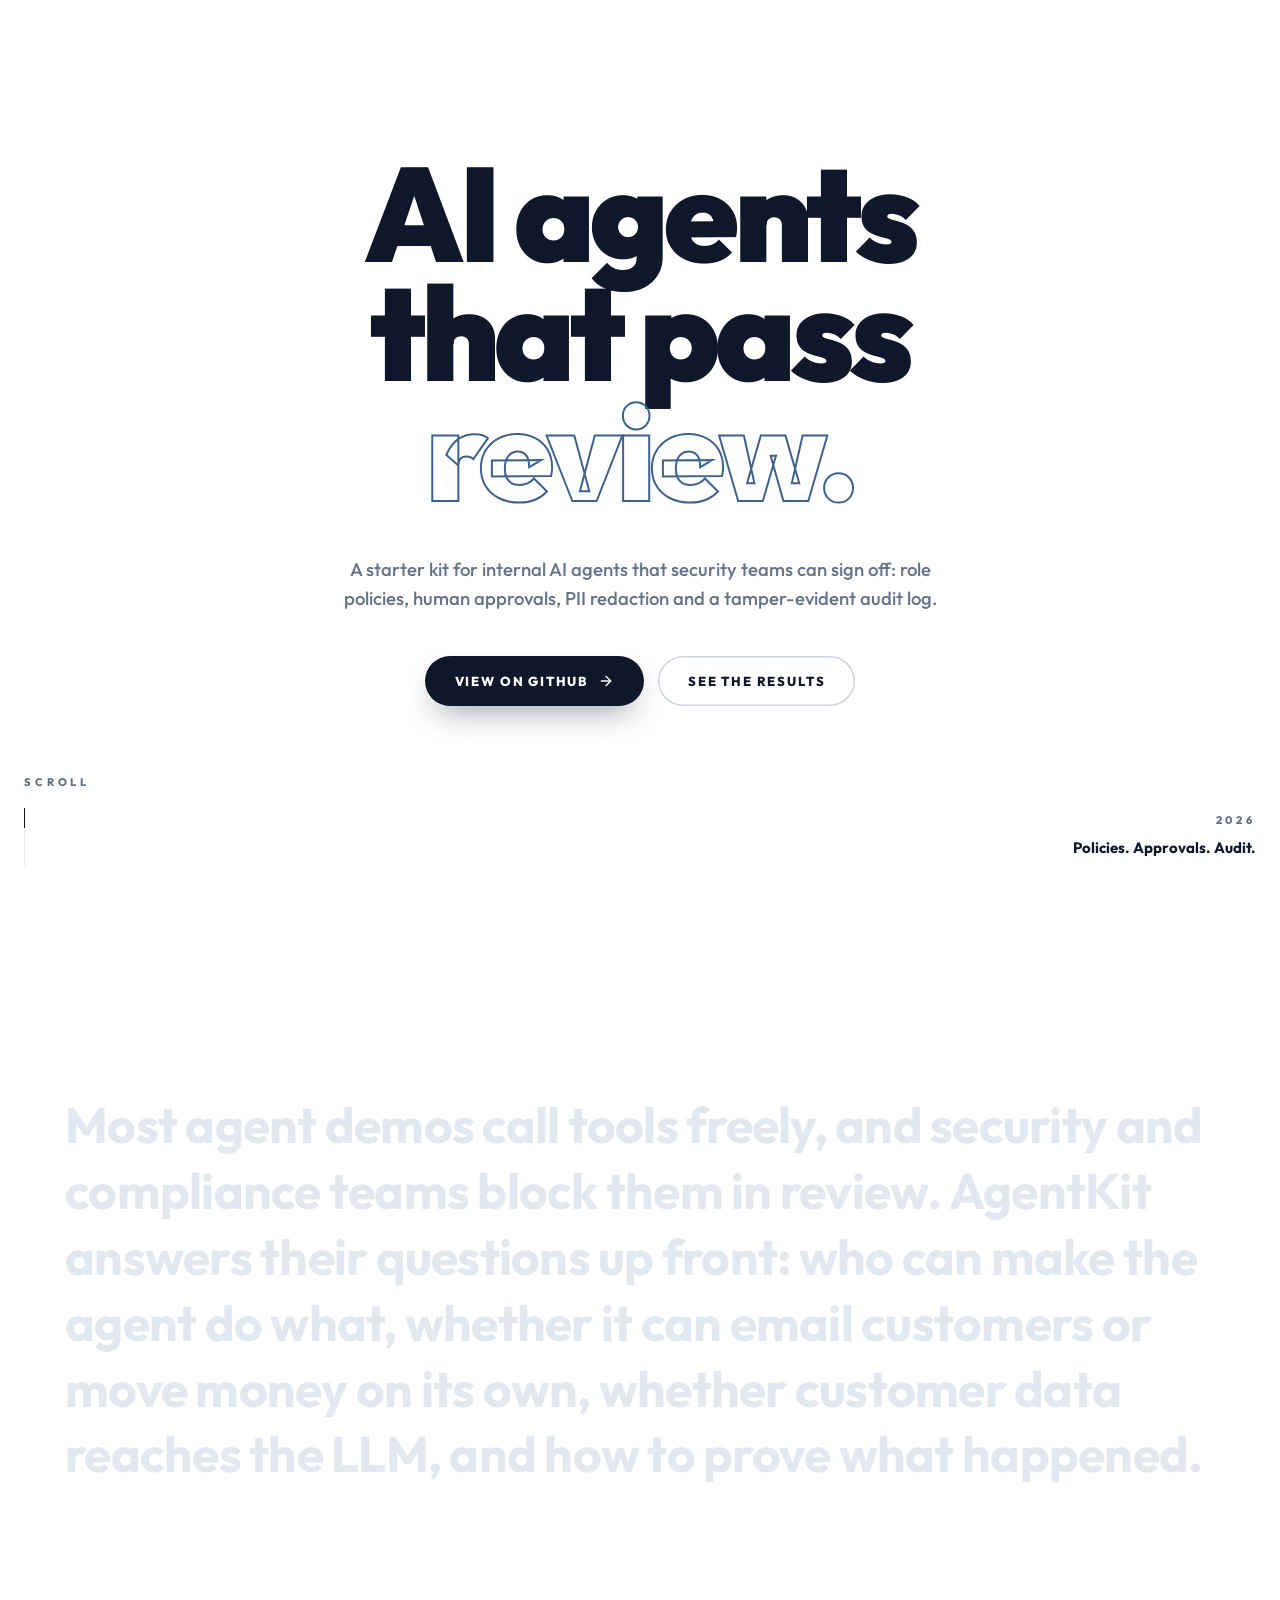
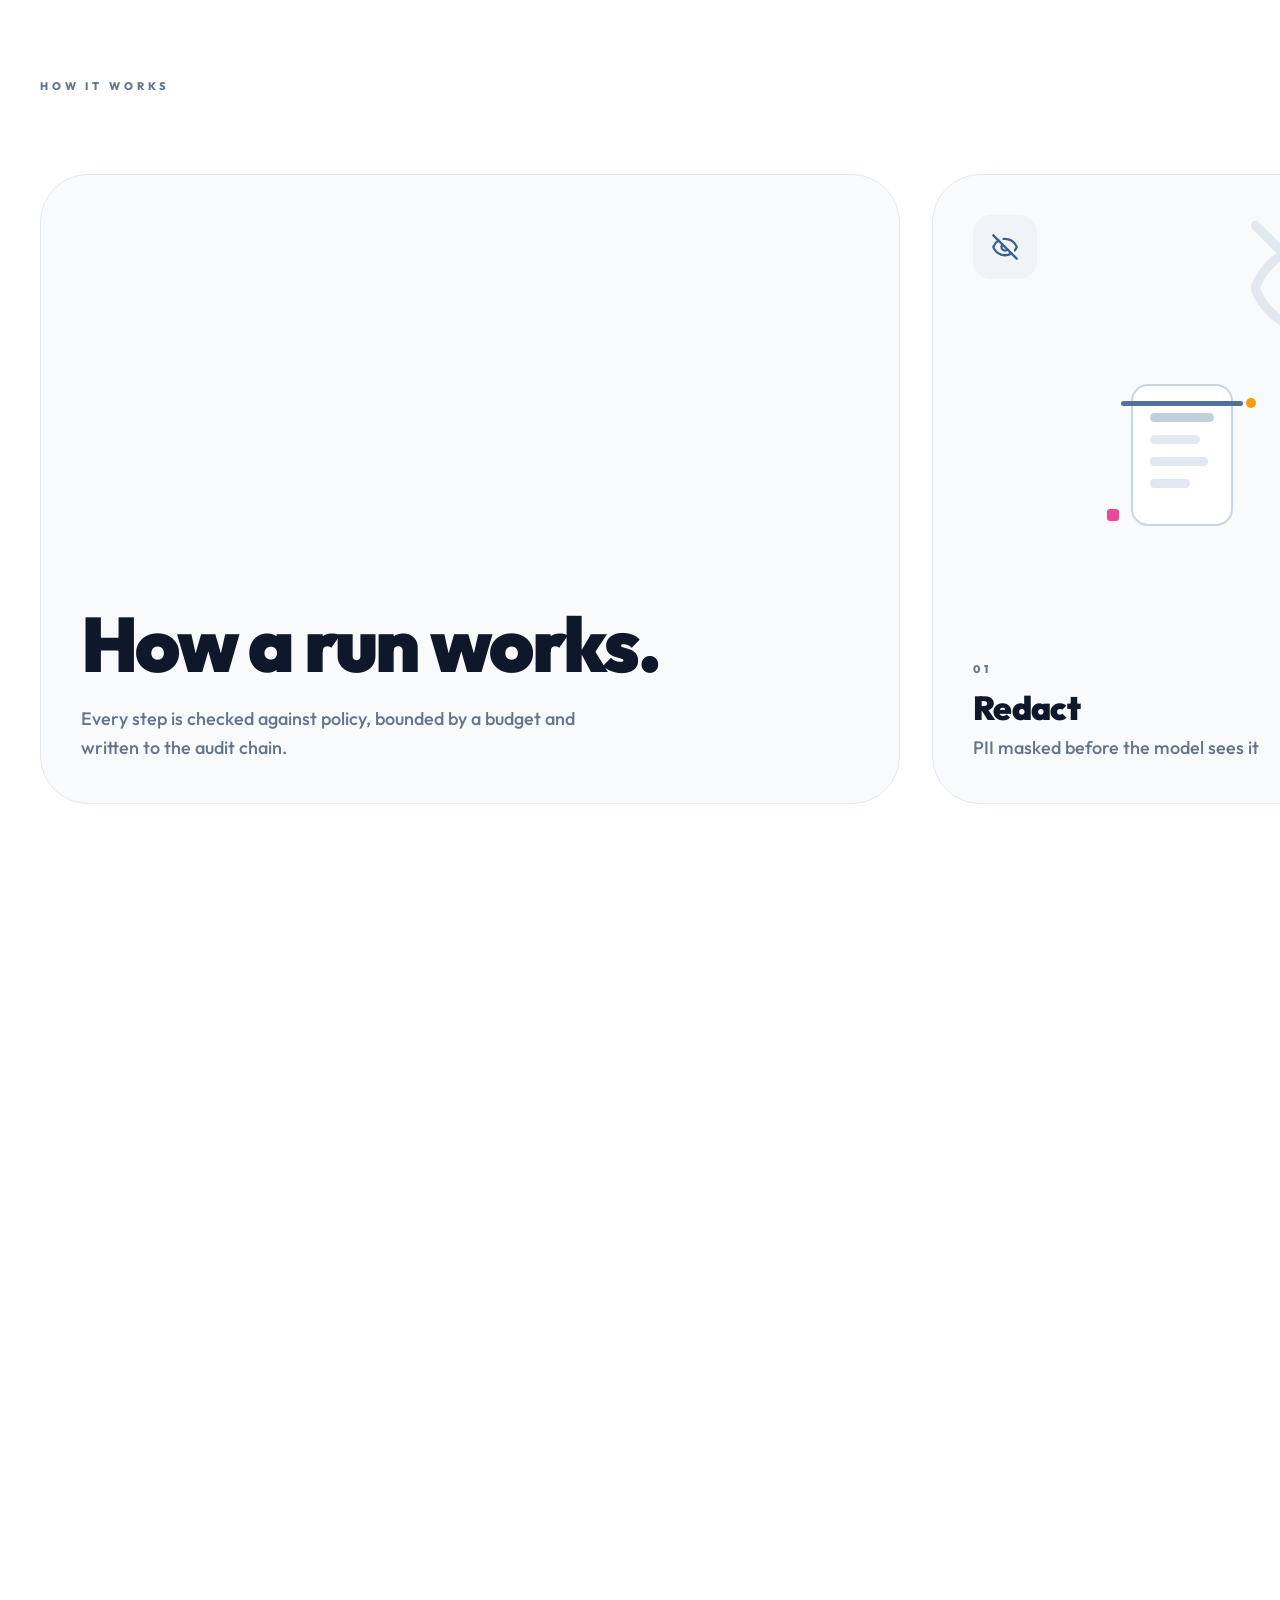
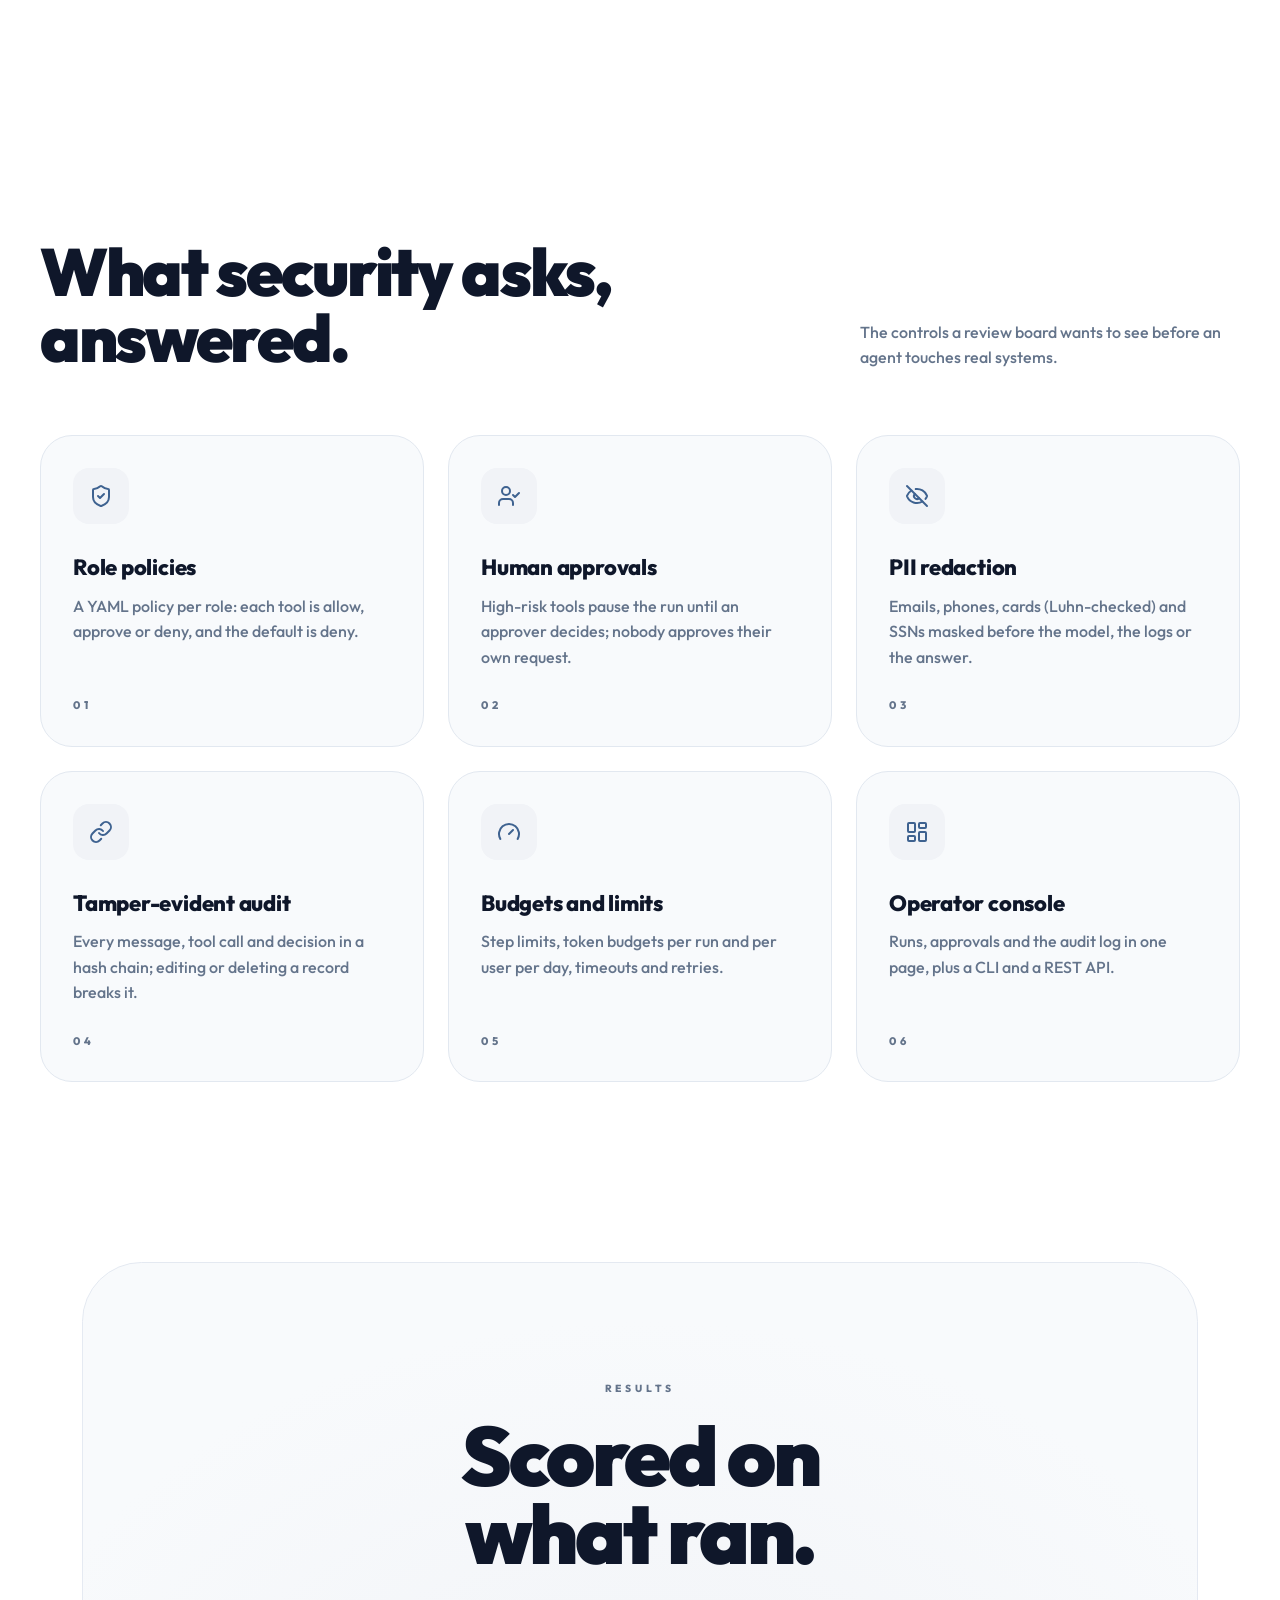
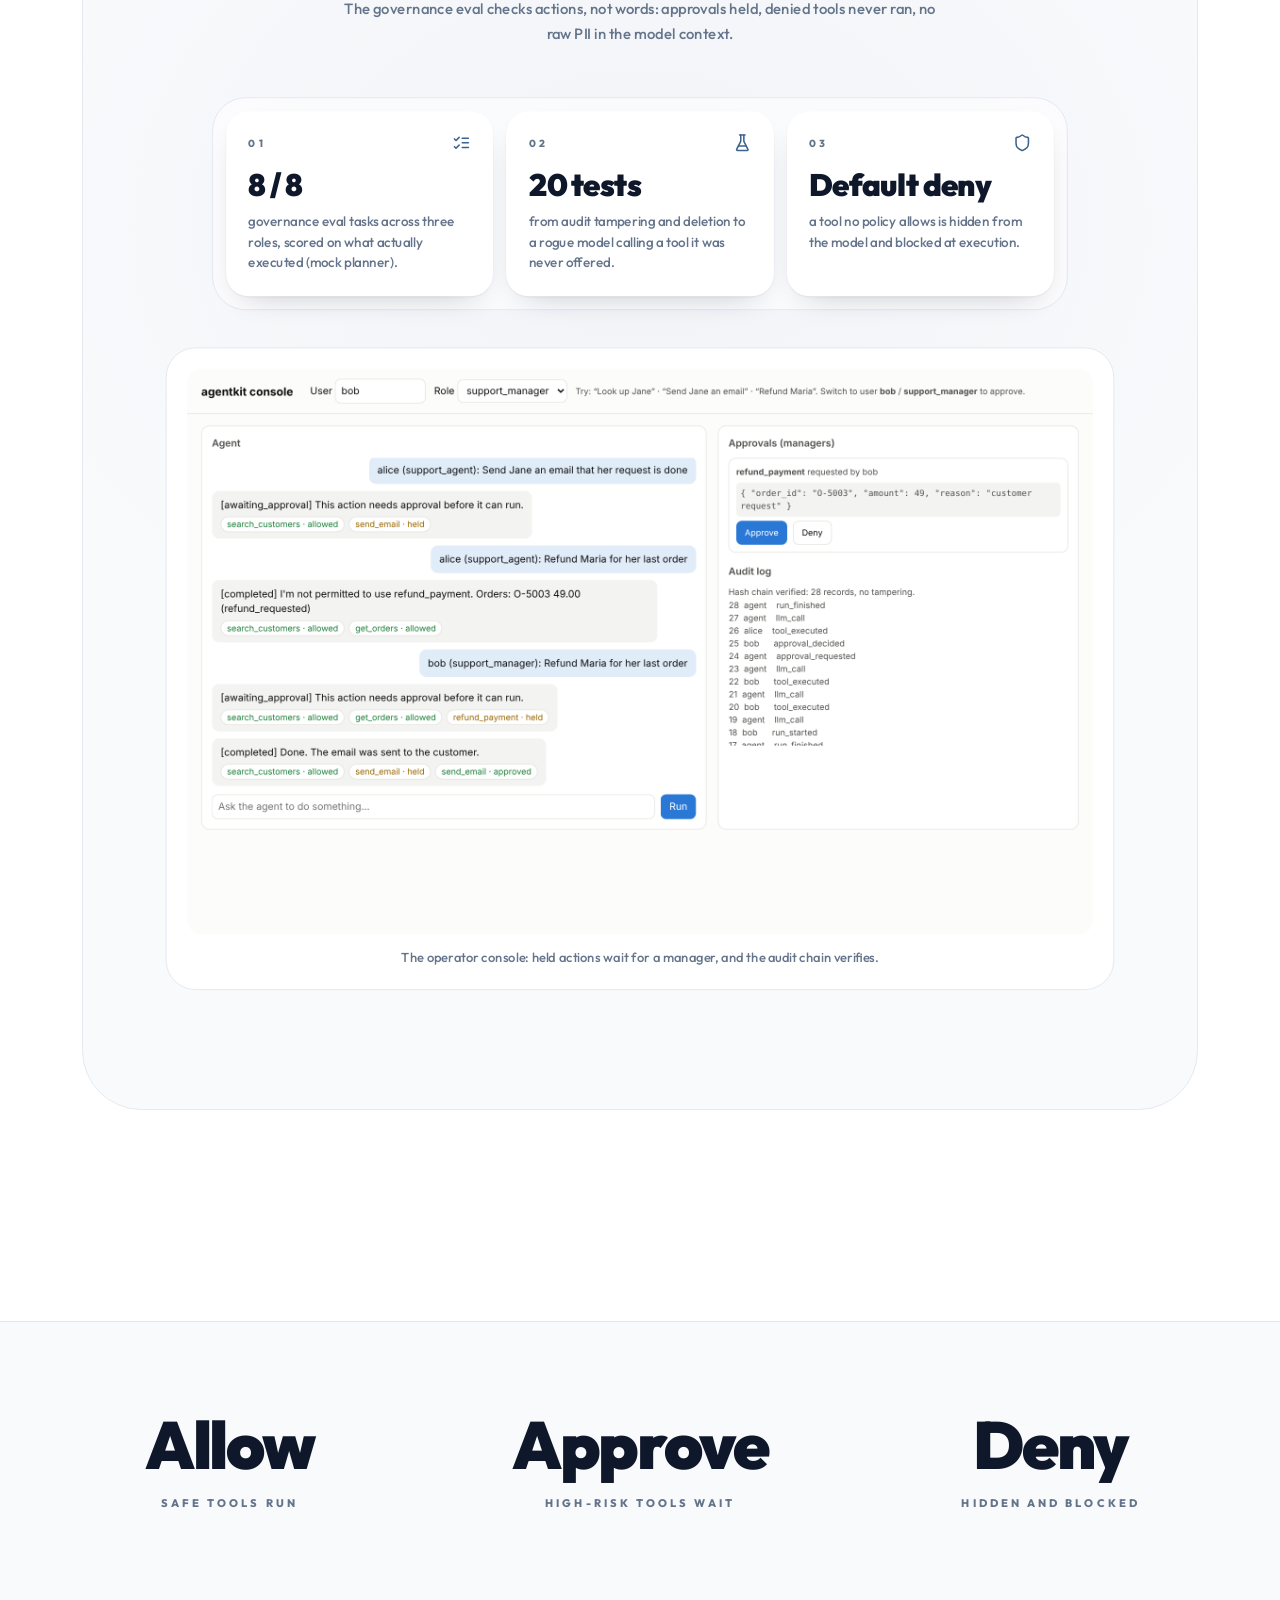
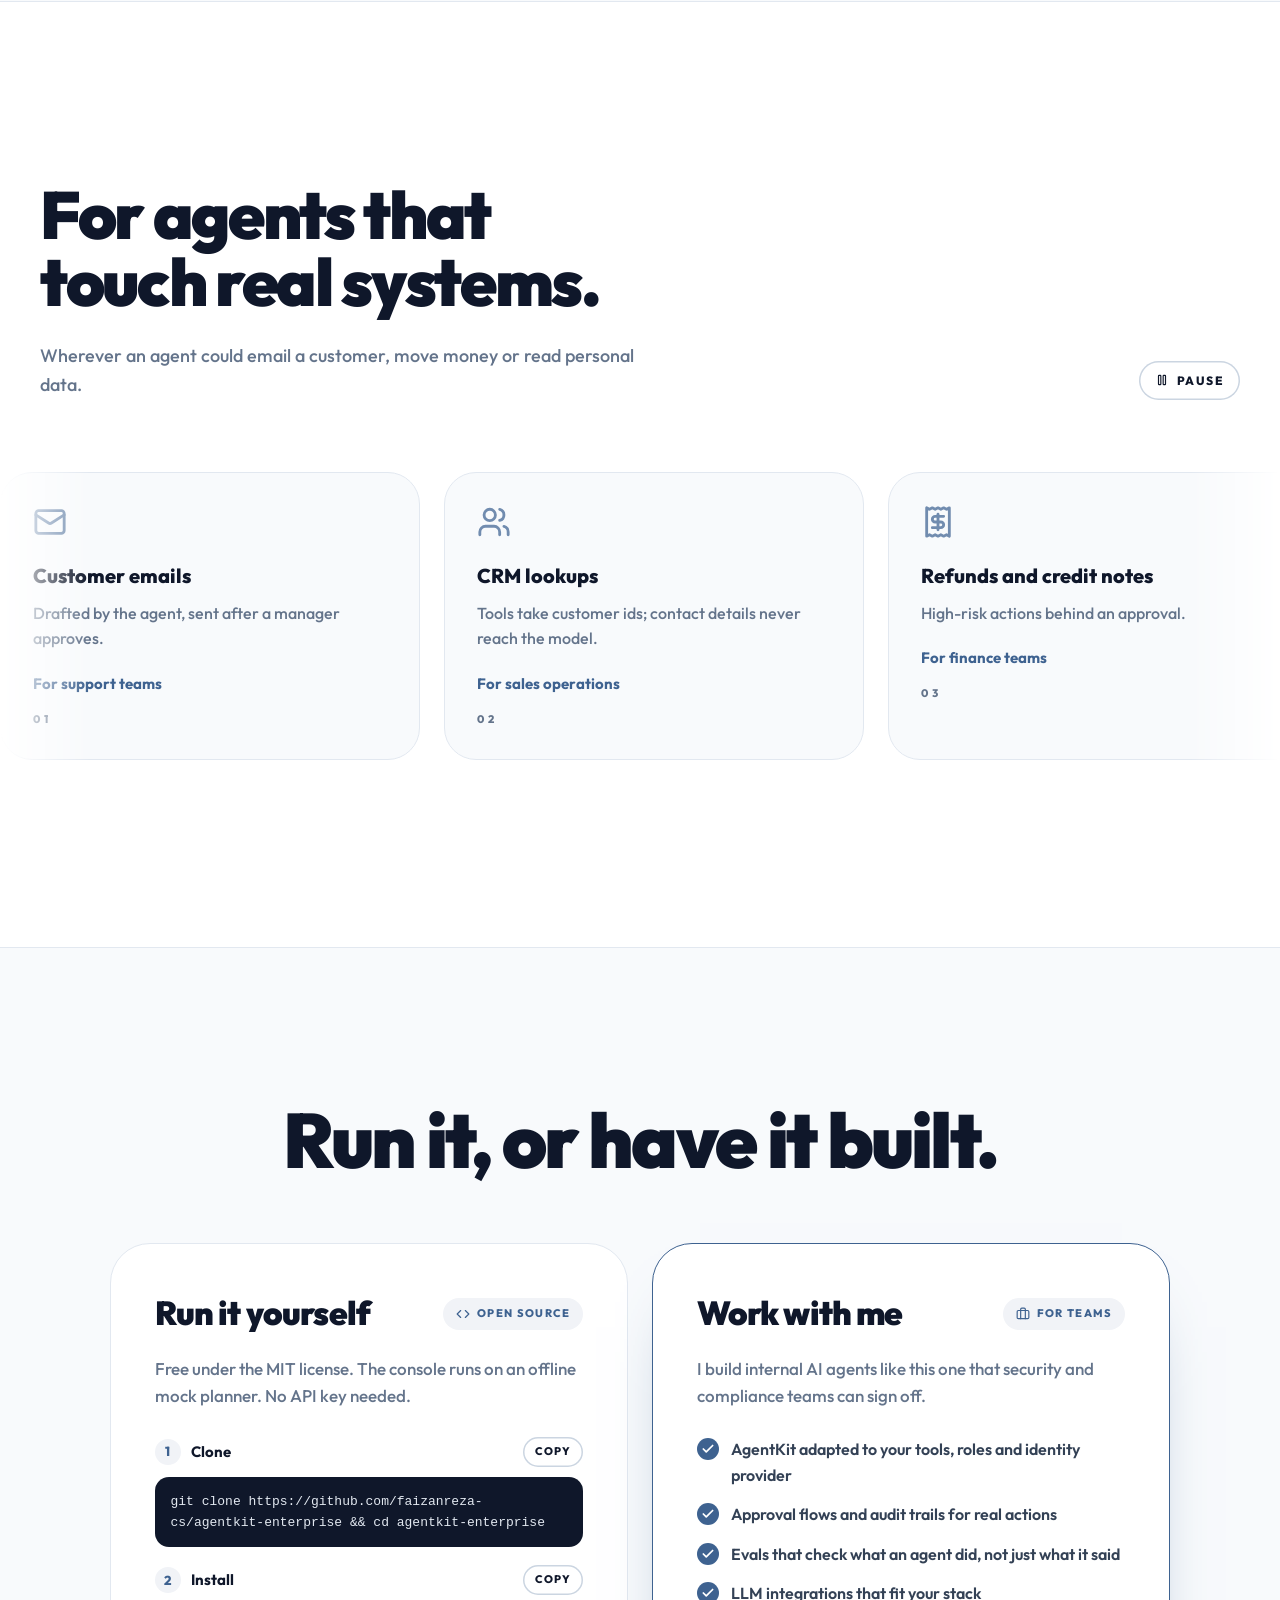
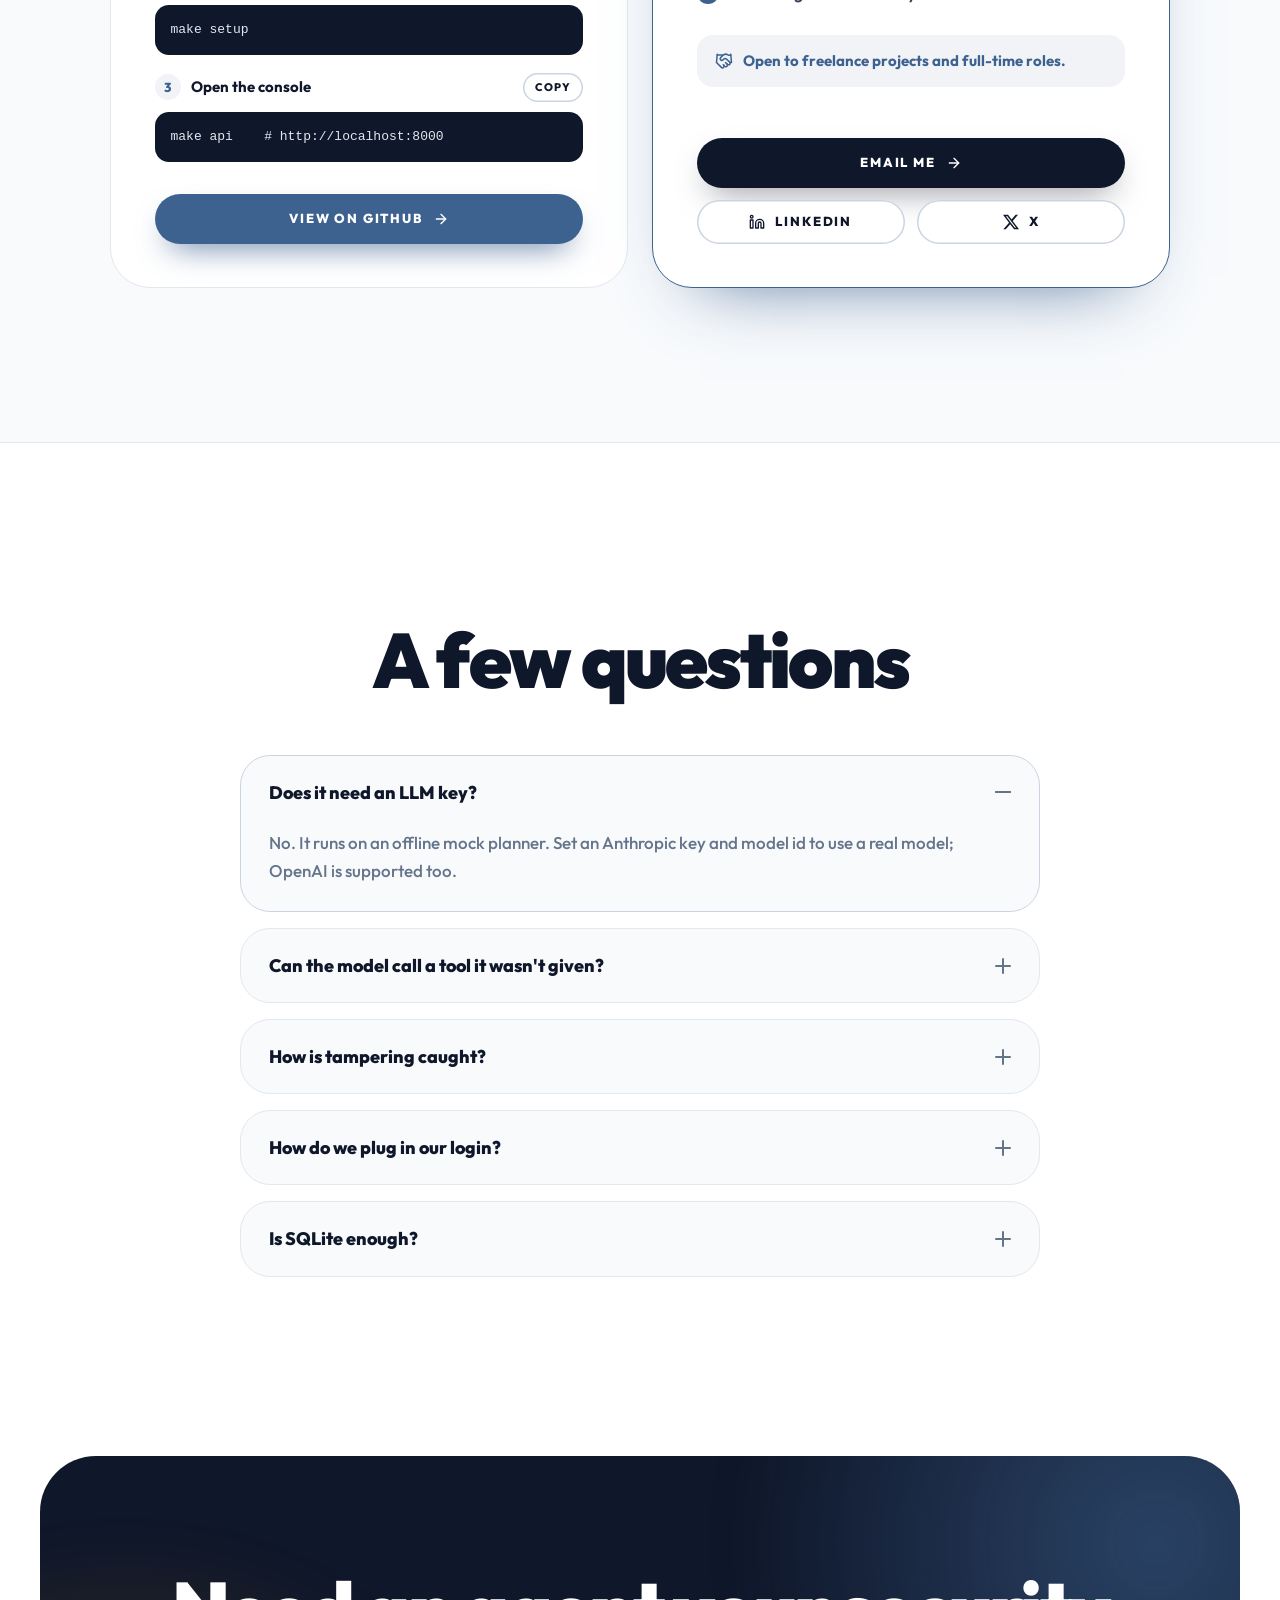
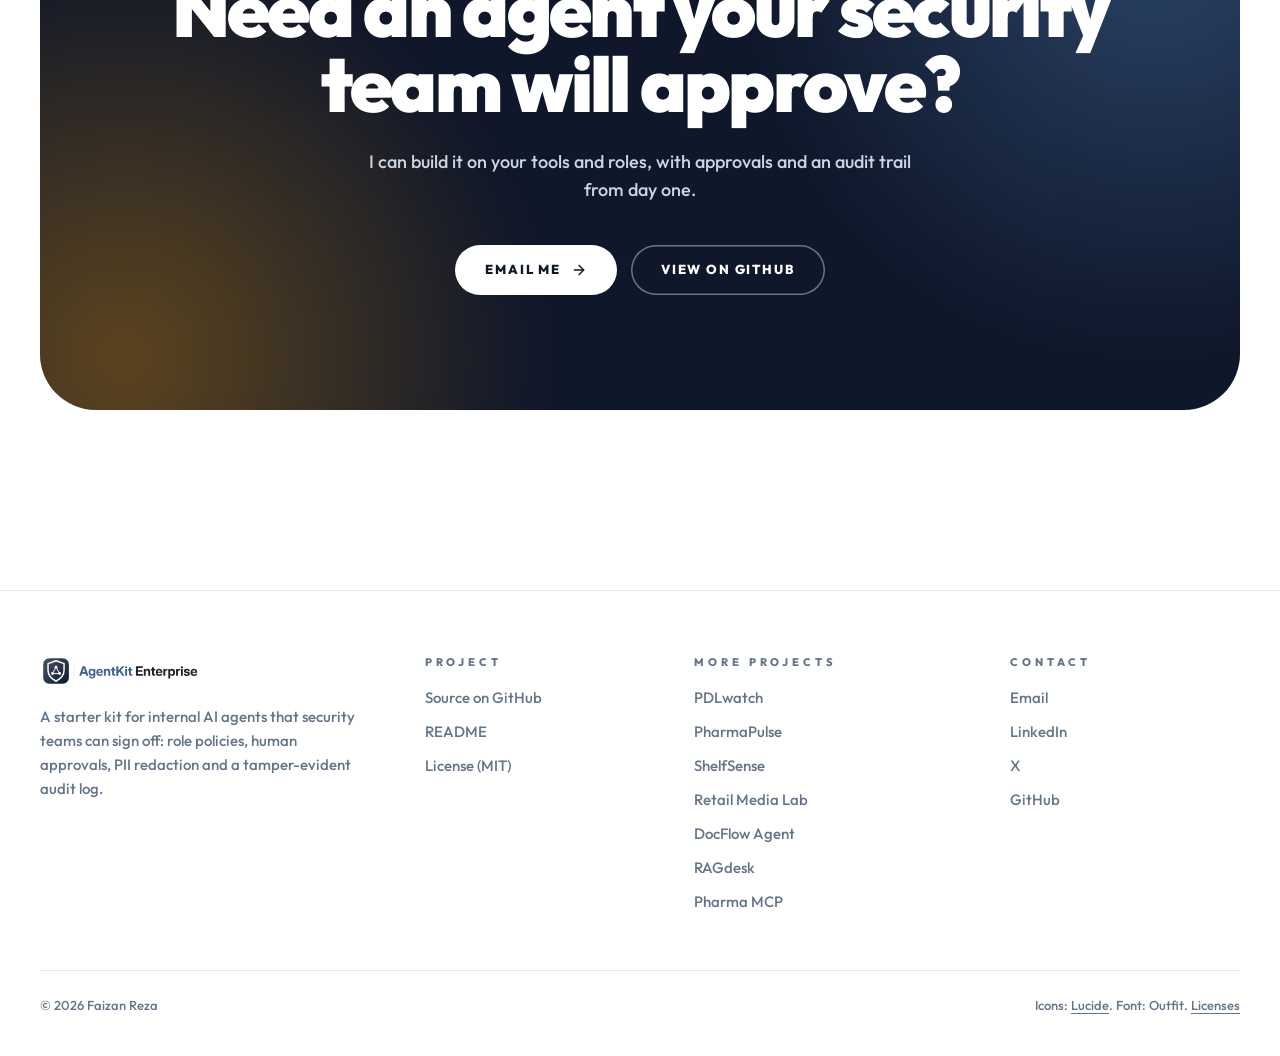
<file: index.html>
<!doctype html>
<html lang="en">
<head>
<meta charset="utf-8">
<meta name="viewport" content="width=device-width, initial-scale=1">
<title>AgentKit Enterprise: AI agents security teams can sign off</title>
<meta name="description" content="AgentKit Enterprise is a starter kit for internal AI agents with role policies, human approvals, PII redaction and a tamper-evident audit log.">
<link rel="canonical" href="https://faizanreza-cs.github.io/agentkit-enterprise/">
<meta name="author" content="Faizan Reza">
<meta name="color-scheme" content="light">
<meta name="theme-color" content="#ffffff">
<meta property="og:type" content="website">
<meta property="og:site_name" content="AgentKit Enterprise">
<meta property="og:title" content="AgentKit Enterprise: AI agents security teams can sign off">
<meta property="og:description" content="AgentKit Enterprise is a starter kit for internal AI agents with role policies, human approvals, PII redaction and a tamper-evident audit log.">
<meta property="og:url" content="https://faizanreza-cs.github.io/agentkit-enterprise/">
<meta property="og:image" content="https://faizanreza-cs.github.io/agentkit-enterprise/assets/og.png">
<meta property="og:image:width" content="1200">
<meta property="og:image:height" content="630">
<meta property="og:image:alt" content="AgentKit Enterprise: AI agents that pass review.">
<meta name="twitter:card" content="summary_large_image">
<meta name="twitter:creator" content="@cs_faizan">
<link rel="icon" href="assets/mark.svg" type="image/svg+xml">
<link rel="apple-touch-icon" href="assets/touch-icon.png">
<link rel="preload" href="assets/outfit-latin.woff2" as="font" type="font/woff2" crossorigin>
<link rel="stylesheet" href="assets/styles.css">
<style>:root{--a:#3E6290;--a-50:#F1F3F7;--a-100:#E2E8EF;--a-200:#C2CEDE;--a-400:#718CAF;--pop-1:#F59E0B;--pop-2:#EC4899;--a-ink:#3E6290}</style>
<script>(function(h){if(!matchMedia("(prefers-reduced-motion: reduce)").matches&&!location.hash)h.classList.add("loading")})(document.documentElement)</script>
<script src="assets/app.js" defer></script>
<script type="application/ld+json">{"@context": "https://schema.org", "@type": "SoftwareSourceCode", "name": "AgentKit Enterprise", "description": "AgentKit Enterprise is a starter kit for internal AI agents with role policies, human approvals, PII redaction and a tamper-evident audit log.", "url": "https://faizanreza-cs.github.io/agentkit-enterprise/", "codeRepository": "https://github.com/faizanreza-cs/agentkit-enterprise", "programmingLanguage": "Python", "license": "https://opensource.org/licenses/MIT", "author": {"@type": "Person", "name": "Faizan Reza", "url": "https://github.com/faizanreza-cs", "sameAs": ["https://www.linkedin.com/in/faizanreza", "https://x.com/cs_faizan"]}}</script>
</head>
<body>
<a class="skip" href="#main">Skip to content</a>
<div class="loader" aria-hidden="true">
  <img src="assets/mark.svg" alt="" width="56" height="56">
  <div class="loader-num">0</div>
  <div class="loader-bar"><i></i></div>
  <p class="label">Getting things ready</p>
</div>

<header class="nav" id="top">
  <div class="wrap nav-inner">
    <a class="brand" href="#top"><img src="assets/logo.svg" alt="AgentKit Enterprise, back to top" width="152" height="30"></a>
    <nav aria-label="Sections"><ul class="nav-links"><li><a href="#overview">Overview</a></li><li><a href="#how">How it works</a></li><li><a href="#features">Features</a></li><li><a href="#results">Results</a></li><li><a href="#use">Use it</a></li><li><a href="#faq">FAQ</a></li></ul></nav>
    <a class="btn btn-dark" href="https://github.com/faizanreza-cs/agentkit-enterprise">GitHub <svg class="out" xmlns="http://www.w3.org/2000/svg" viewBox="0 0 24 24" fill="none" stroke="currentColor" stroke-width="2" stroke-linecap="round" stroke-linejoin="round" aria-hidden="true" focusable="false"><path d="M7 7h10v10"/> <path d="M7 17 17 7"/></svg></a>
  </div>
</header>

<main id="main">
  <section class="hero" aria-labelledby="hero-title">
    <div class="hero-inner">
      <h1 class="hero-title" id="hero-title"><span class="line">AI agents</span> <span class="line">that pass</span> <span class="line"><span class="outline">review.</span></span></h1>
      <p class="hero-sub">A starter kit for internal AI agents that security teams can sign off: role policies, human approvals, PII redaction and a tamper-evident audit log.</p>
      <div class="hero-cta">
        <a class="btn btn-dark" href="https://github.com/faizanreza-cs/agentkit-enterprise">View on GitHub <svg class="go" xmlns="http://www.w3.org/2000/svg" viewBox="0 0 24 24" fill="none" stroke="currentColor" stroke-width="2" stroke-linecap="round" stroke-linejoin="round" aria-hidden="true" focusable="false"><path d="M5 12h14"/> <path d="m12 5 7 7-7 7"/></svg></a>
        <a class="btn btn-ghost" href="#results">See the results</a>
      </div>
    </div>
    <div class="hero-scroll" aria-hidden="true"><span class="label">Scroll</span><span class="bar"></span></div>
    <div class="hero-year"><p class="label">2026</p><strong>Policies. Approvals. Audit.</strong></div>
  </section>

  <section class="overview" id="overview" aria-label="Overview">
    <div class="wrap"><p class="lit"><span class="w">Most</span> <span class="w">agent</span> <span class="w">demos</span> <span class="w">call</span> <span class="w">tools</span> <span class="w">freely,</span> <span class="w">and</span> <span class="w">security</span> <span class="w">and</span> <span class="w">compliance</span> <span class="w">teams</span> <span class="w">block</span> <span class="w">them</span> <span class="w">in</span> <span class="w">review.</span> <span class="w">AgentKit</span> <span class="w">answers</span> <span class="w">their</span> <span class="w">questions</span> <span class="w">up</span> <span class="w">front:</span> <span class="w">who</span> <span class="w">can</span> <span class="w">make</span> <span class="w">the</span> <span class="w">agent</span> <span class="w">do</span> <span class="w">what,</span> <span class="w">whether</span> <span class="w">it</span> <span class="w">can</span> <span class="w">email</span> <span class="w">customers</span> <span class="w">or</span> <span class="w">move</span> <span class="w">money</span> <span class="w">on</span> <span class="w">its</span> <span class="w">own,</span> <span class="w">whether</span> <span class="w">customer</span> <span class="w">data</span> <span class="w">reaches</span> <span class="w">the</span> <span class="w">LLM,</span> <span class="w">and</span> <span class="w">how</span> <span class="w">to</span> <span class="w">prove</span> <span class="w">what</span> <span class="w">happened.</span></p></div>
  </section>

  <section class="how" id="how" aria-labelledby="how-title">
    <div class="wrap"><p class="label how-label">How it works</p></div>
    <div class="pin">
      <div class="sticky">
        <div class="steps-track" tabindex="0" role="group" aria-label="How it works, step by step">
          <article class="step-intro card">
            <h2 id="how-title">How a run works.</h2>
            <p>Every step is checked against policy, bounded by a budget and written to the audit chain.</p>
          </article>
          <article class="step card">
            <div class="step-tile"><svg xmlns="http://www.w3.org/2000/svg" viewBox="0 0 24 24" fill="none" stroke="currentColor" stroke-width="2" stroke-linecap="round" stroke-linejoin="round" aria-hidden="true" focusable="false"><path d="M10.733 5.076a10.744 10.744 0 0 1 11.205 6.575 1 1 0 0 1 0 .696 10.747 10.747 0 0 1-1.444 2.49"/> <path d="M14.084 14.158a3 3 0 0 1-4.242-4.242"/> <path d="M17.479 17.499a10.75 10.75 0 0 1-15.417-5.151 1 1 0 0 1 0-.696 10.75 10.75 0 0 1 4.446-5.143"/> <path d="m2 2 20 20"/></svg></div>
            <svg class="step-ghost" xmlns="http://www.w3.org/2000/svg" viewBox="0 0 24 24" fill="none" stroke="currentColor" stroke-width="1.5" stroke-linecap="round" stroke-linejoin="round" aria-hidden="true" focusable="false"><path d="M10.733 5.076a10.744 10.744 0 0 1 11.205 6.575 1 1 0 0 1 0 .696 10.747 10.747 0 0 1-1.444 2.49"/> <path d="M14.084 14.158a3 3 0 0 1-4.242-4.242"/> <path d="M17.479 17.499a10.75 10.75 0 0 1-15.417-5.151 1 1 0 0 1 0-.696 10.75 10.75 0 0 1 4.446-5.143"/> <path d="m2 2 20 20"/></svg>
            <svg class="viz" viewBox="0 0 210 210" aria-hidden="true" focusable="false">
  <rect x="55" y="26" width="100" height="140" rx="16" class="f-white k-line"/>
  <rect x="73" y="54" width="64" height="9" rx="4.5" class="f-a200"/>
  <rect x="73" y="76" width="50" height="9" rx="4.5" class="f-line"/>
  <rect x="73" y="98" width="58" height="9" rx="4.5" class="f-line"/>
  <rect x="73" y="120" width="40" height="9" rx="4.5" class="f-line"/>
  <rect class="scan" x="44" y="42" width="122" height="5" rx="2.5" fill-opacity=".9" style="fill:var(--a)"/>
  <rect class="float" x="30" y="150" width="12" height="12" rx="3" style="fill:var(--pop-2)"/>
  <circle class="float b" cx="174" cy="44" r="5" style="fill:var(--pop-1)"/>
</svg>
            <p class="label">01</p>
            <h3>Redact</h3>
            <p>PII masked before the model sees it</p>
          </article>
          <article class="step card">
            <div class="step-tile"><svg xmlns="http://www.w3.org/2000/svg" viewBox="0 0 24 24" fill="none" stroke="currentColor" stroke-width="2" stroke-linecap="round" stroke-linejoin="round" aria-hidden="true" focusable="false"><polygon points="22 3 2 3 10 12.46 10 19 14 21 14 12.46 22 3"/></svg></div>
            <svg class="step-ghost" xmlns="http://www.w3.org/2000/svg" viewBox="0 0 24 24" fill="none" stroke="currentColor" stroke-width="1.5" stroke-linecap="round" stroke-linejoin="round" aria-hidden="true" focusable="false"><polygon points="22 3 2 3 10 12.46 10 19 14 21 14 12.46 22 3"/></svg>
            <svg class="viz" viewBox="0 0 210 210" aria-hidden="true" focusable="false">
  <circle cx="105" cy="105" r="66" class="k-a200"/>
  <circle cx="105" cy="105" r="50" class="f-a50"/>
  <g class="orbit"><circle cx="105" cy="39" r="8" class="f-a"/></g>
  <g class="orbit b"><circle cx="171" cy="105" r="6.5" class="f-p1"/></g>
  <g class="orbit c"><circle cx="105" cy="171" r="5.5" class="f-p2"/></g>
  <circle class="pulse f-a" cx="105" cy="105" r="13"/>
</svg>
            <p class="label">02</p>
            <h3>Filter</h3>
            <p>The model sees only the tools its role may use</p>
          </article>
          <article class="step card">
            <div class="step-tile"><svg xmlns="http://www.w3.org/2000/svg" viewBox="0 0 24 24" fill="none" stroke="currentColor" stroke-width="2" stroke-linecap="round" stroke-linejoin="round" aria-hidden="true" focusable="false"><path d="M20 13c0 5-3.5 7.5-7.66 8.95a1 1 0 0 1-.67-.01C7.5 20.5 4 18 4 13V6a1 1 0 0 1 1-1c2 0 4.5-1.2 6.24-2.72a1.17 1.17 0 0 1 1.52 0C14.51 3.81 17 5 19 5a1 1 0 0 1 1 1z"/> <path d="m9 12 2 2 4-4"/></svg></div>
            <svg class="step-ghost" xmlns="http://www.w3.org/2000/svg" viewBox="0 0 24 24" fill="none" stroke="currentColor" stroke-width="1.5" stroke-linecap="round" stroke-linejoin="round" aria-hidden="true" focusable="false"><path d="M20 13c0 5-3.5 7.5-7.66 8.95a1 1 0 0 1-.67-.01C7.5 20.5 4 18 4 13V6a1 1 0 0 1 1-1c2 0 4.5-1.2 6.24-2.72a1.17 1.17 0 0 1 1.52 0C14.51 3.81 17 5 19 5a1 1 0 0 1 1 1z"/> <path d="m9 12 2 2 4-4"/></svg>
            <svg class="viz" viewBox="0 0 210 210" aria-hidden="true" focusable="false">
  <rect x="34" y="58" width="104" height="70" rx="14" class="f-white k-line"/>
  <rect x="50" y="76" width="58" height="9" rx="4.5" class="f-a200"/>
  <rect x="50" y="96" width="42" height="9" rx="4.5" class="f-line"/>
  <circle class="ripple" cx="126" cy="112" r="20"/>
  <g class="bob"><path d="M126 112 L126 172 L141 157 L153 182 L165 176 L153 151 L174 151 Z" class="f-a"/></g>
  <rect class="float f-p2" x="160" y="44" width="11" height="11" rx="3"/>
</svg>
            <p class="label">03</p>
            <h3>Check</h3>
            <p>Each call: allow, approve or deny</p>
          </article>
          <article class="step card">
            <div class="step-tile"><svg xmlns="http://www.w3.org/2000/svg" viewBox="0 0 24 24" fill="none" stroke="currentColor" stroke-width="2" stroke-linecap="round" stroke-linejoin="round" aria-hidden="true" focusable="false"><path d="M16 21v-2a4 4 0 0 0-4-4H6a4 4 0 0 0-4 4v2"/> <circle cx="9" cy="7" r="4"/> <polyline points="16 11 18 13 22 9"/></svg></div>
            <svg class="step-ghost" xmlns="http://www.w3.org/2000/svg" viewBox="0 0 24 24" fill="none" stroke="currentColor" stroke-width="1.5" stroke-linecap="round" stroke-linejoin="round" aria-hidden="true" focusable="false"><path d="M16 21v-2a4 4 0 0 0-4-4H6a4 4 0 0 0-4 4v2"/> <circle cx="9" cy="7" r="4"/> <polyline points="16 11 18 13 22 9"/></svg>
            <svg class="viz" viewBox="0 0 210 210" aria-hidden="true" focusable="false">
  <circle class="pulse f-a50" cx="105" cy="105" r="70"/>
  <circle cx="105" cy="105" r="48" class="f-a"/>
  <path class="tick" d="M84 106 L99 121 L127 91"/>
  <rect class="float f-p2" x="166" y="40" width="12" height="12" rx="3"/>
  <circle class="float b f-p1" cx="40" cy="160" r="6"/>
</svg>
            <p class="label">04</p>
            <h3>Approve</h3>
            <p>High-risk calls wait for someone else</p>
          </article>
          <article class="step card">
            <div class="step-tile"><svg xmlns="http://www.w3.org/2000/svg" viewBox="0 0 24 24" fill="none" stroke="currentColor" stroke-width="2" stroke-linecap="round" stroke-linejoin="round" aria-hidden="true" focusable="false"><path d="M10 13a5 5 0 0 0 7.54.54l3-3a5 5 0 0 0-7.07-7.07l-1.72 1.71"/> <path d="M14 11a5 5 0 0 0-7.54-.54l-3 3a5 5 0 0 0 7.07 7.07l1.71-1.71"/></svg></div>
            <svg class="step-ghost" xmlns="http://www.w3.org/2000/svg" viewBox="0 0 24 24" fill="none" stroke="currentColor" stroke-width="1.5" stroke-linecap="round" stroke-linejoin="round" aria-hidden="true" focusable="false"><path d="M10 13a5 5 0 0 0 7.54.54l3-3a5 5 0 0 0-7.07-7.07l-1.72 1.71"/> <path d="M14 11a5 5 0 0 0-7.54-.54l-3 3a5 5 0 0 0 7.07 7.07l1.71-1.71"/></svg>
            <svg class="viz" viewBox="0 0 210 210" aria-hidden="true" focusable="false">
  <g class="twinkle"><path d="M105 30 C110 78 132 100 180 105 C132 110 110 132 105 180 C100 132 78 110 30 105 C78 100 100 78 105 30 Z" class="f-a"/></g>
  <g class="twinkle" style="animation-delay:-1.5s"><path d="M168 30 C169 42 174 47 186 48 C174 49 169 54 168 66 C167 54 162 49 150 48 C162 47 167 42 168 30 Z" class="f-p1"/></g>
  <rect class="float f-p2" x="40" y="156" width="12" height="12" rx="3"/>
</svg>
            <p class="label">05</p>
            <h3>Audit</h3>
            <p>Every event in a hash chain</p>
          </article>
        </div>
      </div>
    </div>
  </section>

  <section class="features" id="features" aria-labelledby="features-title">
    <div class="wrap">
      <div class="sec-head">
        <h2 class="sec-title reveal" id="features-title">What security asks, answered.</h2>
        <p class="reveal" style="--d:.1s">The controls a review board wants to see before an agent touches real systems.</p>
      </div>
      <div class="grid3">
          <article class="feature card reveal" style="--d:0.00s">
            <div class="tile"><svg xmlns="http://www.w3.org/2000/svg" viewBox="0 0 24 24" fill="none" stroke="currentColor" stroke-width="2" stroke-linecap="round" stroke-linejoin="round" aria-hidden="true" focusable="false"><path d="M20 13c0 5-3.5 7.5-7.66 8.95a1 1 0 0 1-.67-.01C7.5 20.5 4 18 4 13V6a1 1 0 0 1 1-1c2 0 4.5-1.2 6.24-2.72a1.17 1.17 0 0 1 1.52 0C14.51 3.81 17 5 19 5a1 1 0 0 1 1 1z"/> <path d="m9 12 2 2 4-4"/></svg></div>
            <h3>Role policies</h3>
            <p>A YAML policy per role: each tool is allow, approve or deny, and the default is deny.</p>
            <p class="label">01</p>
          </article>
          <article class="feature card reveal" style="--d:0.08s">
            <div class="tile"><svg xmlns="http://www.w3.org/2000/svg" viewBox="0 0 24 24" fill="none" stroke="currentColor" stroke-width="2" stroke-linecap="round" stroke-linejoin="round" aria-hidden="true" focusable="false"><path d="M16 21v-2a4 4 0 0 0-4-4H6a4 4 0 0 0-4 4v2"/> <circle cx="9" cy="7" r="4"/> <polyline points="16 11 18 13 22 9"/></svg></div>
            <h3>Human approvals</h3>
            <p>High-risk tools pause the run until an approver decides; nobody approves their own request.</p>
            <p class="label">02</p>
          </article>
          <article class="feature card reveal" style="--d:0.16s">
            <div class="tile"><svg xmlns="http://www.w3.org/2000/svg" viewBox="0 0 24 24" fill="none" stroke="currentColor" stroke-width="2" stroke-linecap="round" stroke-linejoin="round" aria-hidden="true" focusable="false"><path d="M10.733 5.076a10.744 10.744 0 0 1 11.205 6.575 1 1 0 0 1 0 .696 10.747 10.747 0 0 1-1.444 2.49"/> <path d="M14.084 14.158a3 3 0 0 1-4.242-4.242"/> <path d="M17.479 17.499a10.75 10.75 0 0 1-15.417-5.151 1 1 0 0 1 0-.696 10.75 10.75 0 0 1 4.446-5.143"/> <path d="m2 2 20 20"/></svg></div>
            <h3>PII redaction</h3>
            <p>Emails, phones, cards (Luhn-checked) and SSNs masked before the model, the logs or the answer.</p>
            <p class="label">03</p>
          </article>
          <article class="feature card reveal" style="--d:0.00s">
            <div class="tile"><svg xmlns="http://www.w3.org/2000/svg" viewBox="0 0 24 24" fill="none" stroke="currentColor" stroke-width="2" stroke-linecap="round" stroke-linejoin="round" aria-hidden="true" focusable="false"><path d="M10 13a5 5 0 0 0 7.54.54l3-3a5 5 0 0 0-7.07-7.07l-1.72 1.71"/> <path d="M14 11a5 5 0 0 0-7.54-.54l-3 3a5 5 0 0 0 7.07 7.07l1.71-1.71"/></svg></div>
            <h3>Tamper-evident audit</h3>
            <p>Every message, tool call and decision in a hash chain; editing or deleting a record breaks it.</p>
            <p class="label">04</p>
          </article>
          <article class="feature card reveal" style="--d:0.08s">
            <div class="tile"><svg xmlns="http://www.w3.org/2000/svg" viewBox="0 0 24 24" fill="none" stroke="currentColor" stroke-width="2" stroke-linecap="round" stroke-linejoin="round" aria-hidden="true" focusable="false"><path d="m12 14 4-4"/> <path d="M3.34 19a10 10 0 1 1 17.32 0"/></svg></div>
            <h3>Budgets and limits</h3>
            <p>Step limits, token budgets per run and per user per day, timeouts and retries.</p>
            <p class="label">05</p>
          </article>
          <article class="feature card reveal" style="--d:0.16s">
            <div class="tile"><svg xmlns="http://www.w3.org/2000/svg" viewBox="0 0 24 24" fill="none" stroke="currentColor" stroke-width="2" stroke-linecap="round" stroke-linejoin="round" aria-hidden="true" focusable="false"><rect width="7" height="9" x="3" y="3" rx="1"/> <rect width="7" height="5" x="14" y="3" rx="1"/> <rect width="7" height="9" x="14" y="12" rx="1"/> <rect width="7" height="5" x="3" y="16" rx="1"/></svg></div>
            <h3>Operator console</h3>
            <p>Runs, approvals and the audit log in one page, plus a CLI and a REST API.</p>
            <p class="label">06</p>
          </article>
      </div>
    </div>
  </section>

  <section class="results" id="results" aria-labelledby="results-title">
    <div class="wrap">
      <div class="panel card">
        <p class="label">Results</p>
        <h2 id="results-title">Scored on<br>what ran.</h2>
        <p class="note">The governance eval checks actions, not words: approvals held, denied tools never ran, no raw PII in the model context.</p>
        <div class="frame">
            <div class="metric">
              <div class="metric-top"><span class="label">01</span><svg xmlns="http://www.w3.org/2000/svg" viewBox="0 0 24 24" fill="none" stroke="currentColor" stroke-width="2" stroke-linecap="round" stroke-linejoin="round" aria-hidden="true" focusable="false"><path d="m3 17 2 2 4-4"/> <path d="m3 7 2 2 4-4"/> <path d="M13 6h8"/> <path d="M13 12h8"/> <path d="M13 18h8"/></svg></div>
              <b>8 / 8</b>
              <p>governance eval tasks across three roles, scored on what actually executed (mock planner).</p>
            </div>
            <div class="metric">
              <div class="metric-top"><span class="label">02</span><svg xmlns="http://www.w3.org/2000/svg" viewBox="0 0 24 24" fill="none" stroke="currentColor" stroke-width="2" stroke-linecap="round" stroke-linejoin="round" aria-hidden="true" focusable="false"><path d="M10 2v7.527a2 2 0 0 1-.211.896L4.72 20.55a1 1 0 0 0 .9 1.45h12.76a1 1 0 0 0 .9-1.45l-5.069-10.127A2 2 0 0 1 14 9.527V2"/> <path d="M8.5 2h7"/> <path d="M7 16h10"/></svg></div>
              <b>20 tests</b>
              <p>from audit tampering and deletion to a rogue model calling a tool it was never offered.</p>
            </div>
            <div class="metric">
              <div class="metric-top"><span class="label">03</span><svg xmlns="http://www.w3.org/2000/svg" viewBox="0 0 24 24" fill="none" stroke="currentColor" stroke-width="2" stroke-linecap="round" stroke-linejoin="round" aria-hidden="true" focusable="false"><path d="M20 13c0 5-3.5 7.5-7.66 8.95a1 1 0 0 1-.67-.01C7.5 20.5 4 18 4 13V6a1 1 0 0 1 1-1c2 0 4.5-1.2 6.24-2.72a1.17 1.17 0 0 1 1.52 0C14.51 3.81 17 5 19 5a1 1 0 0 1 1 1z"/></svg></div>
              <b>Default deny</b>
              <p>a tool no policy allows is hidden from the model and blocked at execution.</p>
            </div>
        </div>
        <figure class="chart">
          <img src="assets/console.png" alt="The agentkit operator console: an agent chat where tool calls show as allowed or held, a manager&#x27;s approval card for a refund with Approve and Deny buttons, and an audit log reading: Hash chain verified, 28 records, no tampering." width="1920" height="1200" loading="lazy" decoding="async">
          <figcaption>The operator console: held actions wait for a manager, and the audit chain verifies.</figcaption>
        </figure>
      </div>
    </div>
    <div class="band"><div class="wrap band-grid"><div><b>Allow</b><span class="label">Safe tools run</span></div><div><b>Approve</b><span class="label">High-risk tools wait</span></div><div><b>Deny</b><span class="label">Hidden and blocked</span></div></div></div>
  </section>

  <section class="uses" id="uses" aria-labelledby="uses-title">
    <input class="sr-only" type="checkbox" id="pause-uses">
    <div class="wrap uses-head">
      <div>
        <h2 class="sec-title reveal" id="uses-title">For agents that<br>touch real systems.</h2>
        <p class="uses-intro reveal" style="--d:.1s">Wherever an agent could email a customer, move money or read personal data.</p>
      </div>
      <label class="pause" for="pause-uses"><svg xmlns="http://www.w3.org/2000/svg" viewBox="0 0 24 24" fill="none" stroke="currentColor" stroke-width="2" stroke-linecap="round" stroke-linejoin="round" aria-hidden="true" focusable="false"><rect x="14" y="4" width="4" height="16" rx="1"/> <rect x="6" y="4" width="4" height="16" rx="1"/></svg> Pause</label>
    </div>
    <div class="marquee">
      <div class="marquee-track">
        <div class="set">
            <article class="use card">
              <svg xmlns="http://www.w3.org/2000/svg" viewBox="0 0 24 24" fill="none" stroke="currentColor" stroke-width="2" stroke-linecap="round" stroke-linejoin="round" aria-hidden="true" focusable="false"><rect width="20" height="16" x="2" y="4" rx="2"/> <path d="m22 7-8.97 5.7a1.94 1.94 0 0 1-2.06 0L2 7"/></svg>
              <h3>Customer emails</h3>
              <p>Drafted by the agent, sent after a manager approves.</p>
              <p class="for">For support teams</p>
              <p class="label">01</p>
            </article>
            <article class="use card">
              <svg xmlns="http://www.w3.org/2000/svg" viewBox="0 0 24 24" fill="none" stroke="currentColor" stroke-width="2" stroke-linecap="round" stroke-linejoin="round" aria-hidden="true" focusable="false"><path d="M16 21v-2a4 4 0 0 0-4-4H6a4 4 0 0 0-4 4v2"/> <circle cx="9" cy="7" r="4"/> <path d="M22 21v-2a4 4 0 0 0-3-3.87"/> <path d="M16 3.13a4 4 0 0 1 0 7.75"/></svg>
              <h3>CRM lookups</h3>
              <p>Tools take customer ids; contact details never reach the model.</p>
              <p class="for">For sales operations</p>
              <p class="label">02</p>
            </article>
            <article class="use card">
              <svg xmlns="http://www.w3.org/2000/svg" viewBox="0 0 24 24" fill="none" stroke="currentColor" stroke-width="2" stroke-linecap="round" stroke-linejoin="round" aria-hidden="true" focusable="false"><path d="M4 2v20l2-1 2 1 2-1 2 1 2-1 2 1 2-1 2 1V2l-2 1-2-1-2 1-2-1-2 1-2-1-2 1Z"/> <path d="M16 8h-6a2 2 0 1 0 0 4h4a2 2 0 1 1 0 4H8"/> <path d="M12 17.5v-11"/></svg>
              <h3>Refunds and credit notes</h3>
              <p>High-risk actions behind an approval.</p>
              <p class="for">For finance teams</p>
              <p class="label">03</p>
            </article>
            <article class="use card">
              <svg xmlns="http://www.w3.org/2000/svg" viewBox="0 0 24 24" fill="none" stroke="currentColor" stroke-width="2" stroke-linecap="round" stroke-linejoin="round" aria-hidden="true" focusable="false"><path d="M15 12h-5"/> <path d="M15 8h-5"/> <path d="M19 17V5a2 2 0 0 0-2-2H4"/> <path d="M8 21h12a2 2 0 0 0 2-2v-1a1 1 0 0 0-1-1H11a1 1 0 0 0-1 1v1a2 2 0 1 1-4 0V5a2 2 0 1 0-4 0v2a1 1 0 0 0 1 1h3"/></svg>
              <h3>Proof for auditors</h3>
              <p>A hash-chained log of every step.</p>
              <p class="for">For compliance</p>
              <p class="label">04</p>
            </article>
            <article class="use card">
              <svg xmlns="http://www.w3.org/2000/svg" viewBox="0 0 24 24" fill="none" stroke="currentColor" stroke-width="2" stroke-linecap="round" stroke-linejoin="round" aria-hidden="true" focusable="false"><path d="m12 14 4-4"/> <path d="M3.34 19a10 10 0 1 1 17.32 0"/></svg>
              <h3>No surprise bills</h3>
              <p>Token budgets per run and per user per day.</p>
              <p class="for">For platform teams</p>
              <p class="label">05</p>
            </article>
            <article class="use card">
              <svg xmlns="http://www.w3.org/2000/svg" viewBox="0 0 24 24" fill="none" stroke="currentColor" stroke-width="2" stroke-linecap="round" stroke-linejoin="round" aria-hidden="true" focusable="false"><path d="M14.7 6.3a1 1 0 0 0 0 1.4l1.6 1.6a1 1 0 0 0 1.4 0l3.77-3.77a6 6 0 0 1-7.94 7.94l-6.91 6.91a2.12 2.12 0 0 1-3-3l6.91-6.91a6 6 0 0 1 7.94-7.94l-3.76 3.76z"/></svg>
              <h3>Your own tools</h3>
              <p>One Pydantic class gives a tool its schema and its validation.</p>
              <p class="for">For engineers</p>
              <p class="label">06</p>
            </article>
        </div>
        <div class="set dup" aria-hidden="true">
            <article class="use card">
              <svg xmlns="http://www.w3.org/2000/svg" viewBox="0 0 24 24" fill="none" stroke="currentColor" stroke-width="2" stroke-linecap="round" stroke-linejoin="round" aria-hidden="true" focusable="false"><rect width="20" height="16" x="2" y="4" rx="2"/> <path d="m22 7-8.97 5.7a1.94 1.94 0 0 1-2.06 0L2 7"/></svg>
              <h3>Customer emails</h3>
              <p>Drafted by the agent, sent after a manager approves.</p>
              <p class="for">For support teams</p>
              <p class="label">01</p>
            </article>
            <article class="use card">
              <svg xmlns="http://www.w3.org/2000/svg" viewBox="0 0 24 24" fill="none" stroke="currentColor" stroke-width="2" stroke-linecap="round" stroke-linejoin="round" aria-hidden="true" focusable="false"><path d="M16 21v-2a4 4 0 0 0-4-4H6a4 4 0 0 0-4 4v2"/> <circle cx="9" cy="7" r="4"/> <path d="M22 21v-2a4 4 0 0 0-3-3.87"/> <path d="M16 3.13a4 4 0 0 1 0 7.75"/></svg>
              <h3>CRM lookups</h3>
              <p>Tools take customer ids; contact details never reach the model.</p>
              <p class="for">For sales operations</p>
              <p class="label">02</p>
            </article>
            <article class="use card">
              <svg xmlns="http://www.w3.org/2000/svg" viewBox="0 0 24 24" fill="none" stroke="currentColor" stroke-width="2" stroke-linecap="round" stroke-linejoin="round" aria-hidden="true" focusable="false"><path d="M4 2v20l2-1 2 1 2-1 2 1 2-1 2 1 2-1 2 1V2l-2 1-2-1-2 1-2-1-2 1-2-1-2 1Z"/> <path d="M16 8h-6a2 2 0 1 0 0 4h4a2 2 0 1 1 0 4H8"/> <path d="M12 17.5v-11"/></svg>
              <h3>Refunds and credit notes</h3>
              <p>High-risk actions behind an approval.</p>
              <p class="for">For finance teams</p>
              <p class="label">03</p>
            </article>
            <article class="use card">
              <svg xmlns="http://www.w3.org/2000/svg" viewBox="0 0 24 24" fill="none" stroke="currentColor" stroke-width="2" stroke-linecap="round" stroke-linejoin="round" aria-hidden="true" focusable="false"><path d="M15 12h-5"/> <path d="M15 8h-5"/> <path d="M19 17V5a2 2 0 0 0-2-2H4"/> <path d="M8 21h12a2 2 0 0 0 2-2v-1a1 1 0 0 0-1-1H11a1 1 0 0 0-1 1v1a2 2 0 1 1-4 0V5a2 2 0 1 0-4 0v2a1 1 0 0 0 1 1h3"/></svg>
              <h3>Proof for auditors</h3>
              <p>A hash-chained log of every step.</p>
              <p class="for">For compliance</p>
              <p class="label">04</p>
            </article>
            <article class="use card">
              <svg xmlns="http://www.w3.org/2000/svg" viewBox="0 0 24 24" fill="none" stroke="currentColor" stroke-width="2" stroke-linecap="round" stroke-linejoin="round" aria-hidden="true" focusable="false"><path d="m12 14 4-4"/> <path d="M3.34 19a10 10 0 1 1 17.32 0"/></svg>
              <h3>No surprise bills</h3>
              <p>Token budgets per run and per user per day.</p>
              <p class="for">For platform teams</p>
              <p class="label">05</p>
            </article>
            <article class="use card">
              <svg xmlns="http://www.w3.org/2000/svg" viewBox="0 0 24 24" fill="none" stroke="currentColor" stroke-width="2" stroke-linecap="round" stroke-linejoin="round" aria-hidden="true" focusable="false"><path d="M14.7 6.3a1 1 0 0 0 0 1.4l1.6 1.6a1 1 0 0 0 1.4 0l3.77-3.77a6 6 0 0 1-7.94 7.94l-6.91 6.91a2.12 2.12 0 0 1-3-3l6.91-6.91a6 6 0 0 1 7.94-7.94l-3.76 3.76z"/></svg>
              <h3>Your own tools</h3>
              <p>One Pydantic class gives a tool its schema and its validation.</p>
              <p class="for">For engineers</p>
              <p class="label">06</p>
            </article>
        </div>
      </div>
    </div>
  </section>

  <section class="use-it" id="use" aria-labelledby="use-title">
    <div class="wrap">
      <h2 class="center-title reveal" id="use-title">Run it, or have it built.</h2>
      <div class="plans">
        <article class="plan reveal">
          <div class="plan-head"><h3>Run it yourself</h3><span class="badge"><svg xmlns="http://www.w3.org/2000/svg" viewBox="0 0 24 24" fill="none" stroke="currentColor" stroke-width="2" stroke-linecap="round" stroke-linejoin="round" aria-hidden="true" focusable="false"><polyline points="16 18 22 12 16 6"/> <polyline points="8 6 2 12 8 18"/></svg> Open source</span></div>
          <p class="plan-text">Free under the MIT license. The console runs on an offline mock planner. No API key needed.</p>
          <ol class="cmds">
            <li>
              <div class="cmd-head"><p class="cmd-label">Clone</p><button class="copy" type="button" hidden>Copy</button></div>
              <div class="cmd"><pre><code>git clone https://github.com/faizanreza-cs/agentkit-enterprise &amp;&amp; cd agentkit-enterprise</code></pre></div>
            </li>
            <li>
              <div class="cmd-head"><p class="cmd-label">Install</p><button class="copy" type="button" hidden>Copy</button></div>
              <div class="cmd"><pre><code>make setup</code></pre></div>
            </li>
            <li>
              <div class="cmd-head"><p class="cmd-label">Open the console</p><button class="copy" type="button" hidden>Copy</button></div>
              <div class="cmd"><pre><code>make api    # http://localhost:8000</code></pre></div>
            </li>
          </ol>
          <div class="plan-foot"><a class="btn btn-accent btn-block" href="https://github.com/faizanreza-cs/agentkit-enterprise">View on GitHub <svg class="go" xmlns="http://www.w3.org/2000/svg" viewBox="0 0 24 24" fill="none" stroke="currentColor" stroke-width="2" stroke-linecap="round" stroke-linejoin="round" aria-hidden="true" focusable="false"><path d="M5 12h14"/> <path d="m12 5 7 7-7 7"/></svg></a></div>
        </article>
        <article class="plan featured reveal" style="--d:.1s">
          <div class="plan-head"><h3>Work with me</h3><span class="badge"><svg xmlns="http://www.w3.org/2000/svg" viewBox="0 0 24 24" fill="none" stroke="currentColor" stroke-width="2" stroke-linecap="round" stroke-linejoin="round" aria-hidden="true" focusable="false"><path d="M16 20V4a2 2 0 0 0-2-2h-4a2 2 0 0 0-2 2v16"/> <rect width="20" height="14" x="2" y="6" rx="2"/></svg> For teams</span></div>
          <p class="plan-text">I build internal AI agents like this one that security and compliance teams can sign off.</p>
          <ul class="checks"><li><svg xmlns="http://www.w3.org/2000/svg" viewBox="0 0 24 24" fill="none" stroke="currentColor" stroke-width="3" stroke-linecap="round" stroke-linejoin="round" aria-hidden="true" focusable="false"><path d="M20 6 9 17l-5-5"/></svg><span>AgentKit adapted to your tools, roles and identity provider</span></li><li><svg xmlns="http://www.w3.org/2000/svg" viewBox="0 0 24 24" fill="none" stroke="currentColor" stroke-width="3" stroke-linecap="round" stroke-linejoin="round" aria-hidden="true" focusable="false"><path d="M20 6 9 17l-5-5"/></svg><span>Approval flows and audit trails for real actions</span></li><li><svg xmlns="http://www.w3.org/2000/svg" viewBox="0 0 24 24" fill="none" stroke="currentColor" stroke-width="3" stroke-linecap="round" stroke-linejoin="round" aria-hidden="true" focusable="false"><path d="M20 6 9 17l-5-5"/></svg><span>Evals that check what an agent did, not just what it said</span></li><li><svg xmlns="http://www.w3.org/2000/svg" viewBox="0 0 24 24" fill="none" stroke="currentColor" stroke-width="3" stroke-linecap="round" stroke-linejoin="round" aria-hidden="true" focusable="false"><path d="M20 6 9 17l-5-5"/></svg><span>LLM integrations that fit your stack</span></li></ul>
          <p class="callout"><svg xmlns="http://www.w3.org/2000/svg" viewBox="0 0 24 24" fill="none" stroke="currentColor" stroke-width="2" stroke-linecap="round" stroke-linejoin="round" aria-hidden="true" focusable="false"><path d="m11 17 2 2a1 1 0 1 0 3-3"/> <path d="m14 14 2.5 2.5a1 1 0 1 0 3-3l-3.88-3.88a3 3 0 0 0-4.24 0l-.88.88a1 1 0 1 1-3-3l2.81-2.81a5.79 5.79 0 0 1 7.06-.87l.47.28a2 2 0 0 0 1.42.25L21 4"/> <path d="m21 3 1 11h-2"/> <path d="M3 3 2 14l6.5 6.5a1 1 0 1 0 3-3"/> <path d="M3 4h8"/></svg> Open to freelance projects and full-time roles.</p>
          <div class="plan-foot">
            <a class="btn btn-dark btn-block" href="mailto:faizanreza01@gmail.com?subject=AgentKit%20Enterprise">Email me <svg class="go" xmlns="http://www.w3.org/2000/svg" viewBox="0 0 24 24" fill="none" stroke="currentColor" stroke-width="2" stroke-linecap="round" stroke-linejoin="round" aria-hidden="true" focusable="false"><path d="M5 12h14"/> <path d="m12 5 7 7-7 7"/></svg></a>
            <div class="socials">
              <a class="btn btn-ghost" href="https://www.linkedin.com/in/faizanreza"><svg xmlns="http://www.w3.org/2000/svg" viewBox="0 0 24 24" fill="none" stroke="currentColor" stroke-width="2" stroke-linecap="round" stroke-linejoin="round" aria-hidden="true" focusable="false"><path d="M16 8a6 6 0 0 1 6 6v7h-4v-7a2 2 0 0 0-2-2 2 2 0 0 0-2 2v7h-4v-7a6 6 0 0 1 6-6z"/> <rect width="4" height="12" x="2" y="9"/> <circle cx="4" cy="4" r="2"/></svg> LinkedIn</a>
              <a class="btn btn-ghost" href="https://x.com/cs_faizan"><svg xmlns="http://www.w3.org/2000/svg" viewBox="0 0 24 24" fill="currentColor" aria-hidden="true" focusable="false"><path d="M18.901 1.153h3.68l-8.04 9.19L24 22.846h-7.406l-5.8-7.584-6.638 7.584H.474l8.6-9.83L0 1.154h7.594l5.243 6.932ZM17.61 20.644h2.039L6.486 3.24H4.298Z"/></svg> <span class="sr-only">Follow on</span> X</a>
            </div>
          </div>
        </article>
      </div>
    </div>
  </section>

  <section class="faq" id="faq" aria-labelledby="faq-title">
    <div class="wrap">
      <h2 class="center-title reveal" id="faq-title">A few questions</h2>
      <div class="faq-list">
        <details class="card reveal" open>
          <summary>Does it need an LLM key?<span class="pm" aria-hidden="true"></span></summary>
          <div class="answer"><p>No. It runs on an offline mock planner. Set an Anthropic key and model id to use a real model; OpenAI is supported too.</p></div>
        </details>
        <details class="card reveal">
          <summary>Can the model call a tool it wasn&#x27;t given?<span class="pm" aria-hidden="true"></span></summary>
          <div class="answer"><p>It can try. A denied tool is hidden from the model and also blocked at execution, and a test covers a rogue model doing exactly that.</p></div>
        </details>
        <details class="card reveal">
          <summary>How is tampering caught?<span class="pm" aria-hidden="true"></span></summary>
          <div class="answer"><p>Each audit record carries the hash of the one before, so <code>verify()</code> finds an edited or deleted record. Shipping the head hash to your log store catches deletion of the newest ones too.</p></div>
        </details>
        <details class="card reveal">
          <summary>How do we plug in our login?<span class="pm" aria-hidden="true"></span></summary>
          <div class="answer"><p>Replace <code>identity()</code> in the API with your SSO or OIDC dependency; roles come from your identity provider&#x27;s groups.</p></div>
        </details>
        <details class="card reveal">
          <summary>Is SQLite enough?<span class="pm" aria-hidden="true"></span></summary>
          <div class="answer"><p>For a pilot, yes. The storage interface maps directly onto Postgres.</p></div>
        </details>
      </div>
    </div>
  </section>

  <section class="cta" aria-labelledby="cta-title">
    <div class="wrap">
      <div class="cta-panel reveal">
        <h2 id="cta-title">Need an agent your security team will approve?</h2>
        <p>I can build it on your tools and roles, with approvals and an audit trail from day one.</p>
        <div class="cta-actions">
          <a class="btn btn-white" href="mailto:faizanreza01@gmail.com?subject=AgentKit%20Enterprise">Email me <svg class="go" xmlns="http://www.w3.org/2000/svg" viewBox="0 0 24 24" fill="none" stroke="currentColor" stroke-width="2" stroke-linecap="round" stroke-linejoin="round" aria-hidden="true" focusable="false"><path d="M5 12h14"/> <path d="m12 5 7 7-7 7"/></svg></a>
          <a class="btn btn-line" href="https://github.com/faizanreza-cs/agentkit-enterprise">View on GitHub</a>
        </div>
      </div>
    </div>
  </section>
</main>

<footer class="footer">
  <div class="wrap">
    <div class="foot-grid">
      <div class="foot-brand">
        <img src="assets/logo.svg" alt="AgentKit Enterprise" width="162" height="32" loading="lazy">
        <p>A starter kit for internal AI agents that security teams can sign off: role policies, human approvals, PII redaction and a tamper-evident audit log.</p>
      </div>
      <div>
        <h2 class="label">Project</h2>
        <ul>
          <li><a href="https://github.com/faizanreza-cs/agentkit-enterprise">Source on GitHub</a></li>
          <li><a href="https://github.com/faizanreza-cs/agentkit-enterprise#readme">README</a></li>
          <li><a href="https://github.com/faizanreza-cs/agentkit-enterprise/blob/main/LICENSE">License (MIT)</a></li>
        </ul>
      </div>
      <div>
        <h2 class="label">More projects</h2>
        <ul><li><a href="https://faizanreza-cs.github.io/PDLwatch/">PDLwatch</a></li><li><a href="https://faizanreza-cs.github.io/PharmaPulse/">PharmaPulse</a></li><li><a href="https://faizanreza-cs.github.io/Shelfsense/">ShelfSense</a></li><li><a href="https://faizanreza-cs.github.io/Retail-Media-Lab/">Retail Media Lab</a></li><li><a href="https://faizanreza-cs.github.io/Docflow-agent/">DocFlow Agent</a></li><li><a href="https://faizanreza-cs.github.io/Ragdesk/">RAGdesk</a></li><li><a href="https://faizanreza-cs.github.io/Pharma-MCP/">Pharma MCP</a></li></ul>
      </div>
      <div>
        <h2 class="label">Contact</h2>
        <ul>
          <li><a href="mailto:faizanreza01@gmail.com">Email</a></li>
          <li><a href="https://www.linkedin.com/in/faizanreza">LinkedIn</a></li>
          <li><a href="https://x.com/cs_faizan">X</a></li>
          <li><a href="https://github.com/faizanreza-cs">GitHub</a></li>
        </ul>
      </div>
    </div>
    <div class="foot-base">
      <p>© 2026 Faizan Reza</p>
      <p>Icons: <a href="https://lucide.dev">Lucide</a>. Font: Outfit. <a href="assets/LICENSES.txt">Licenses</a></p>
    </div>
  </div>
</footer>
</body>
</html>
</file>
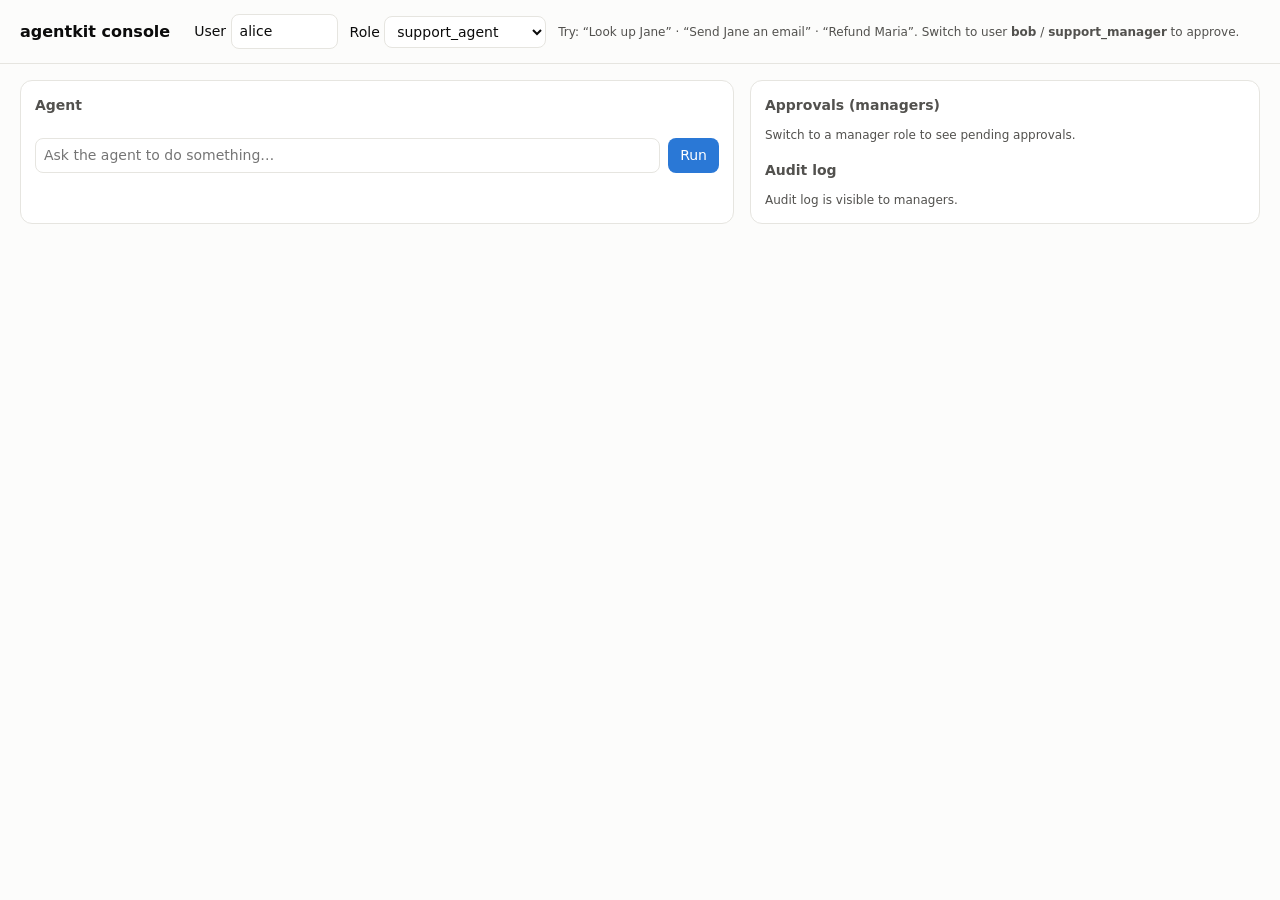
<file: ui/index.html>
<!doctype html>
<html lang="en">
<head>
<meta charset="utf-8">
<meta name="viewport" content="width=device-width, initial-scale=1">
<title>agentkit console</title>
<style>
  :root {
    --bg: #fcfcfb; --panel: #ffffff; --ink: #0b0b0b; --ink2: #52514e; --line: #e6e5e0;
    --accent: #2a78d6; --ok: #1a7f37; --warn: #9a6700; --bad: #c62828; --chip: #f3f3f1;
  }
  @media (prefers-color-scheme: dark) {
    :root:not([data-theme="light"]) {
      --bg: #1a1a19; --panel: #232322; --ink: #f0efec; --ink2: #c3c2b7; --line: #3a3a38;
      --accent: #3987e5; --ok: #4ac26b; --warn: #d4a72c; --bad: #ff6b6b; --chip: #2d2d2b;
    }
  }
  * { box-sizing: border-box; }
  body { margin: 0; font: 14px/1.5 system-ui, sans-serif; background: var(--bg); color: var(--ink); }
  header { padding: 14px 20px; border-bottom: 1px solid var(--line); display: flex; gap: 12px;
           align-items: center; flex-wrap: wrap; }
  header h1 { font-size: 16px; margin: 0 12px 0 0; }
  select, input, textarea, button { font: inherit; color: inherit; }
  select, input { background: var(--panel); border: 1px solid var(--line); border-radius: 8px;
                  padding: 6px 8px; }
  main { display: grid; grid-template-columns: 1.4fr 1fr; gap: 16px; padding: 16px 20px; }
  @media (max-width: 860px) { main { grid-template-columns: 1fr; } }
  section { background: var(--panel); border: 1px solid var(--line); border-radius: 12px;
            padding: 14px; min-width: 0; }
  h2 { font-size: 14px; margin: 0 0 10px; color: var(--ink2); font-weight: 600; }
  #log { display: flex; flex-direction: column; gap: 10px; max-height: 58vh; overflow: auto; }
  .msg { padding: 9px 12px; border-radius: 10px; max-width: 92%; white-space: pre-wrap; }
  .u { align-self: flex-end; background: color-mix(in srgb, var(--accent) 14%, var(--panel)); }
  .a { align-self: flex-start; background: var(--chip); }
  .meta { font-size: 12px; color: var(--ink2); margin-top: 6px; display: flex; gap: 6px; flex-wrap: wrap; }
  .chip { background: var(--panel); border: 1px solid var(--line); border-radius: 999px; padding: 1px 8px; }
  .allowed, .approved { color: var(--ok); } .held { color: var(--warn); } .denied { color: var(--bad); }
  form { display: flex; gap: 8px; margin-top: 12px; }
  form input { flex: 1; }
  button { background: var(--accent); color: #fff; border: 0; border-radius: 8px; padding: 7px 12px;
           cursor: pointer; }
  button.ghost { background: transparent; color: var(--ink); border: 1px solid var(--line); }
  .ap { border: 1px solid var(--line); border-radius: 10px; padding: 10px; margin-bottom: 10px; }
  .ap code { display: block; font-size: 12px; background: var(--chip); padding: 6px; border-radius: 6px;
             margin: 6px 0; overflow-x: auto; }
  .row { display: flex; gap: 8px; }
  #audit { font-size: 12px; color: var(--ink2); max-height: 26vh; overflow: auto; }
  .hint { color: var(--ink2); font-size: 12px; }
</style>
</head>
<body>
<header>
  <h1>agentkit console</h1>
  <label>User <input id="user" value="alice" size="8"></label>
  <label>Role
    <select id="role">
      <option>support_agent</option><option>support_manager</option><option>viewer</option>
    </select>
  </label>
  <span class="hint">Try: “Look up Jane” · “Send Jane an email” · “Refund Maria”. Switch to
    user <b>bob</b> / <b>support_manager</b> to approve.</span>
</header>
<main>
  <section>
    <h2>Agent</h2>
    <div id="log" aria-live="polite"></div>
    <form id="f"><input id="q" placeholder="Ask the agent to do something…" aria-label="Message">
      <button>Run</button></form>
  </section>
  <section>
    <h2>Approvals (managers)</h2>
    <div id="approvals" class="hint">Switch to a manager role to see pending approvals.</div>
    <h2 style="margin-top:16px">Audit log</h2>
    <div id="verify" class="hint"></div>
    <div id="audit"></div>
  </section>
</main>
<script>
const $ = (id) => document.getElementById(id);
const headers = () => ({ "Content-Type": "application/json",
  "X-User-Id": $("user").value, "X-User-Role": $("role").value });

function bubble(cls, text, calls) {
  const d = document.createElement("div");
  d.className = "msg " + cls;
  d.textContent = text;
  if (calls && calls.length) {
    const m = document.createElement("div");
    m.className = "meta";
    for (const c of calls) {
      const s = document.createElement("span");
      s.className = "chip " + c.decision;
      s.textContent = `${c.tool} · ${c.decision}${c.error ? " · error" : ""}`;
      m.appendChild(s);
    }
    d.appendChild(m);
  }
  $("log").appendChild(d);
  $("log").scrollTop = $("log").scrollHeight;
}

async function refresh() {
  const isMgr = $("role").value === "support_manager";
  if (isMgr) {
    const aps = await (await fetch("/approvals", { headers: headers() })).json();
    const box = $("approvals");
    box.innerHTML = aps.length ? "" : "No pending approvals.";
    for (const a of aps) {
      const div = document.createElement("div");
      div.className = "ap";
      const title = document.createElement("div");
      title.innerHTML = `<b></b> requested by <span></span>`;
      title.querySelector("b").textContent = a.tool;
      title.querySelector("span").textContent = a.requested_by;
      const code = document.createElement("code");
      code.textContent = JSON.stringify(a.args, null, 1);
      const row = document.createElement("div");
      row.className = "row";
      for (const [label, ok] of [["Approve", true], ["Deny", false]]) {
        const b = document.createElement("button");
        b.textContent = label;
        if (!ok) b.className = "ghost";
        b.onclick = async () => {
          const r = await fetch(`/approvals/${a.id}`, { method: "POST", headers: headers(),
            body: JSON.stringify({ approve: ok, note: ok ? "approved in console" : "denied in console" }) });
          const body = await r.json();
          bubble("a", r.ok ? `[${body.status}] ${body.answer}` : `Error: ${body.detail}`, body.tool_calls);
          refresh();
        };
        row.appendChild(b);
      }
      div.append(title, code, row);
      box.appendChild(div);
    }
    const au = await (await fetch("/audit", { headers: headers() })).json();
    $("verify").textContent = au.verify.ok
      ? `Hash chain verified: ${au.verify.records} records, no tampering.`
      : `TAMPERING DETECTED at record ${au.verify.broken_at}`;
    $("audit").textContent = au.events.slice(-14).reverse()
      .map((e) => `${e.seq}  ${e.actor.padEnd(8)} ${e.event}`).join("\n");
    $("audit").style.whiteSpace = "pre";
  } else {
    $("approvals").textContent = "Switch to a manager role to see pending approvals.";
    $("verify").textContent = "Audit log is visible to managers.";
    $("audit").textContent = "";
  }
}

$("f").addEventListener("submit", async (e) => {
  e.preventDefault();
  const msg = $("q").value.trim();
  if (!msg) return;
  $("q").value = "";
  bubble("u", `${$("user").value} (${$("role").value}): ${msg}`);
  const r = await fetch("/runs", { method: "POST", headers: headers(), body: JSON.stringify({ message: msg }) });
  const body = await r.json();
  bubble("a", r.ok ? `[${body.status}] ${body.answer}` : `Error: ${body.detail}`, body.tool_calls);
  refresh();
});
$("role").addEventListener("change", refresh);
refresh();
</script>
</body>
</html>
</file>
<file: assets/styles.css>
/* Project site. Icons: Lucide (ISC). Font: Outfit (SIL OFL). See LICENSES.txt.
   Accent colours (--a, --a-ink, --a-50 ... --pop-2) are set per project in index.html. */

@font-face {
  font-family: "Outfit";
  src: url("outfit-latin.woff2") format("woff2");
  font-weight: 300 900;
  font-style: normal;
  font-display: swap;
}

:root {
  --ink: #0f172a;
  --ink-soft: #334155;
  --body: #64748b;
  --line: #e2e8f0;
  --line-2: #cbd5e1;
  --panel: #f8fafc;
  --gutter: clamp(16px, 4vw, 40px);
  --wrap: 1280px;
  --ease: cubic-bezier(.22, 1, .36, 1);
}

*, *::before, *::after { box-sizing: border-box; }
html { -webkit-text-size-adjust: 100%; scroll-behavior: smooth; scroll-padding-top: 84px; }
body {
  margin: 0;
  font-family: "Outfit", ui-sans-serif, system-ui, -apple-system, "Segoe UI", Roboto, sans-serif;
  font-weight: 500;
  font-size: 18px;
  line-height: 1.6;
  color: var(--body);
  background: #fff;
  overflow-x: clip;
  -webkit-font-smoothing: antialiased;
  -moz-osx-font-smoothing: grayscale;
}
img, svg { display: block; max-width: 100%; }
a { color: inherit; }
h1, h2, h3, p, figure { margin: 0; }
h1, h2, h3 { color: var(--ink); }
strong { color: var(--ink); font-weight: 700; }
code, pre { font-family: ui-monospace, SFMono-Regular, Menlo, Consolas, "Liberation Mono", monospace; }
p code, .checks code { font-size: .88em; padding: .1em .35em; border-radius: 6px; background: var(--a-50); color: var(--ink); }
::selection { background: var(--a-100); color: var(--ink); }
:focus-visible { outline: 3px solid var(--a-ink); outline-offset: 3px; }

.wrap { width: min(var(--wrap), 100% - 2 * var(--gutter)); margin-inline: auto; }
.card { background: var(--panel); border: 1px solid var(--line); }
.label {
  font-size: 11px; font-weight: 800; letter-spacing: .35em; text-transform: uppercase;
  color: var(--body); line-height: 1.4;
}
.sr-only {
  position: absolute; width: 1px; height: 1px; padding: 0; margin: -1px; overflow: hidden;
  clip: rect(0 0 0 0); white-space: nowrap; border: 0;
}
.skip {
  position: fixed; left: 16px; top: -80px; z-index: 400; padding: 12px 18px; border-radius: 999px;
  background: var(--ink); color: #fff; font-weight: 700; text-decoration: none; transition: top .2s;
}
.skip:focus { top: 12px; }

/* Buttons */
.btn {
  display: inline-flex; align-items: center; gap: 10px; padding: 17px 30px; border: 0; border-radius: 999px;
  font: inherit; font-size: 13px; font-weight: 800; letter-spacing: .14em; text-transform: uppercase;
  line-height: 1.2; text-decoration: none; cursor: pointer; white-space: nowrap;
  transition: transform .35s var(--ease), box-shadow .35s var(--ease), background-color .25s, color .25s;
}
.btn svg { width: 16px; height: 16px; flex: none; transition: transform .35s var(--ease); }
.btn:hover svg.go { transform: translateX(3px); }
.btn:hover svg.out { transform: translate(2px, -2px); }
.btn:hover { transform: translateY(-2px); }
.btn:active { transform: translateY(0); }
.btn-dark { background: var(--ink); color: #fff; box-shadow: 0 14px 32px -12px rgba(15, 23, 42, .5); }
.btn-accent { background: var(--a-ink); color: #fff; box-shadow: 0 14px 32px -14px var(--a-ink); }
.btn-ghost { background: #fff; color: var(--ink); box-shadow: inset 0 0 0 1.5px var(--line-2); }
.btn-ghost:hover { box-shadow: inset 0 0 0 1.5px var(--ink); }
.btn-white { background: #fff; color: var(--ink); }
.btn-line { background: transparent; color: #fff; box-shadow: inset 0 0 0 1.5px rgba(255, 255, 255, .4); }
.btn-line:hover { box-shadow: inset 0 0 0 1.5px #fff; }
.btn-block { width: 100%; justify-content: center; }

/* Loader (shown only while the page script runs it; hides itself after 3 s regardless) */
.loader { display: none; }
.loading .loader {
  position: fixed; inset: 0; z-index: 300; display: flex; flex-direction: column; align-items: center;
  justify-content: center; gap: 22px; background: #fff;
  animation: loader-out .8s var(--ease) 3s forwards;
}
.loader img { width: 56px; height: 56px; }
.loader-num {
  font-size: clamp(4.5rem, 12vw, 8.5rem); font-weight: 900; line-height: .9; letter-spacing: -.05em;
  color: var(--ink); font-variant-numeric: tabular-nums;
}
.loader-bar { width: 180px; height: 2px; border-radius: 2px; background: var(--line); overflow: hidden; }
.loader-bar i { display: block; width: 0; height: 100%; background: var(--a); }
.loader.done { transform: translateY(-100%); transition: transform .85s var(--ease); }
@keyframes loader-out { to { transform: translateY(-100%); visibility: hidden; } }

/* Navigation */
.nav {
  position: fixed; inset: 0 0 auto; z-index: 100; background: rgba(255, 255, 255, .82);
  -webkit-backdrop-filter: saturate(1.6) blur(14px); backdrop-filter: saturate(1.6) blur(14px);
  border-bottom: 1px solid var(--line); transition: transform .55s var(--ease);
}
.nav.is-hidden { transform: translateY(-101%); }
.nav:focus-within { transform: none; }
.nav-inner { height: 66px; display: flex; align-items: center; justify-content: space-between; gap: 24px; }
.brand { display: flex; align-items: center; flex: none; border-radius: 8px; }
.brand img { height: 30px; width: auto; }
.nav-links { display: flex; gap: clamp(20px, 2.4vw, 34px); margin: 0; padding: 0; list-style: none; }
.nav-links a {
  font-size: 13px; font-weight: 700; letter-spacing: .12em; text-transform: uppercase; color: var(--body);
  text-decoration: none; transition: color .2s;
}
.nav-links a:hover { color: var(--ink); }
.nav .btn { padding: 11px 20px; font-size: 12px; letter-spacing: .1em; box-shadow: none; }
@media (max-width: 1080px) { .nav-links { display: none; } }

/* Hero */
.hero {
  position: relative; min-height: 100vh; min-height: 100svh; display: grid; place-items: center;
  padding: 110px var(--gutter) 150px; text-align: center; overflow: hidden;
}
.hero-title {
  font-size: clamp(3.1rem, 10.4vw, 9.5rem); font-weight: 900; line-height: .9; letter-spacing: -.04em;
}
.hero-title .line { display: block; }
.outline { color: transparent; -webkit-text-stroke: 2px var(--a-ink); }
@supports not (-webkit-text-stroke: 1px #000) { .outline { color: var(--a-ink); } }
.hero-sub { max-width: 620px; margin: 42px auto 0; font-size: clamp(17px, 1.45vw, 20px); line-height: 1.55; }
.hero-cta { display: flex; flex-wrap: wrap; justify-content: center; gap: 14px; margin-top: 44px; }
.hero-scroll { position: absolute; left: 24px; bottom: 34px; display: grid; justify-items: start; gap: 18px; }
.hero-scroll .bar { position: relative; width: 1px; height: 58px; background: var(--line); overflow: hidden; }
.hero-scroll .bar::after {
  content: ""; position: absolute; inset: 0 0 auto; height: 20px; background: var(--ink);
  animation: scroll-bar 2.4s var(--ease) infinite;
}
@keyframes scroll-bar { from { transform: translateY(-100%); } to { transform: translateY(300%); } }
.hero-year { position: absolute; right: 24px; bottom: 40px; text-align: right; }
.hero-year strong { display: block; margin-top: 8px; font-size: 15px; }
.anim .hero-title .line, .anim .hero-sub, .anim .hero-cta {
  animation: rise 1.2s var(--ease) both;
}
.anim .hero-title .line:nth-child(2) { animation-delay: .07s; }
.anim .hero-title .line:nth-child(3) { animation-delay: .14s; }
.anim .hero-sub { animation-delay: .3s; }
.anim .hero-cta { animation-delay: .4s; }
@keyframes rise { from { opacity: 0; transform: translateY(48px); } to { opacity: 1; transform: none; } }
@media (max-width: 720px) {
  .hero { padding-bottom: 96px; }
  .hero-scroll, .hero-year { display: none; }
  .outline { -webkit-text-stroke-width: 1.5px; }
}

/* Overview: the paragraph lights up word by word as it scrolls past */
.overview { padding: clamp(110px, 15vw, 230px) 0; }
.lit {
  max-width: 1150px; margin-inline: auto; font-size: clamp(1.7rem, 3.9vw, 3.5rem); font-weight: 700;
  line-height: 1.32; letter-spacing: -.015em; color: var(--ink);
}
.lit-on .w { color: var(--line); transition: color .45s var(--ease); }
.lit-on .w.on { color: var(--ink); }

/* How it works: cards that slide sideways while the section is pinned */
.how-label { margin-bottom: 40px; }
.is-pinned .pin { margin-top: -96px; }
.steps-track {
  display: flex; gap: 32px; width: max-content;
  padding-inline: max(var(--gutter), (100vw - var(--wrap)) / 2);
}
.how:not(.is-pinned) .steps-track {
  width: auto; overflow-x: auto; scroll-snap-type: x mandatory; overscroll-behavior-x: contain;
  scroll-padding-inline: max(var(--gutter), (100vw - var(--wrap)) / 2); padding-bottom: 14px; scrollbar-width: thin;
}
.how:not(.is-pinned) .step, .how:not(.is-pinned) .step-intro { scroll-snap-align: start; }
.is-pinned .sticky { position: sticky; top: 0; height: 100vh; display: flex; align-items: center; overflow: hidden; }
.is-pinned .steps-track { will-change: transform; }
.step, .step-intro {
  position: relative; flex: none; display: flex; flex-direction: column; justify-content: flex-end;
  height: min(630px, 76vh); min-height: 470px; padding: 40px; border-radius: 48px; overflow: hidden;
}
.step-intro { width: min(860px, 86vw); }
.step-intro h2 {
  max-width: 9.5em; font-size: clamp(2.6rem, 6vw, 5.5rem); font-weight: 900; line-height: .95; letter-spacing: -.035em;
}
.step-intro p { max-width: 520px; margin-top: 24px; }
.step { width: min(500px, 84vw); }
.step-tile {
  position: absolute; left: 40px; top: 40px; display: grid; place-items: center; width: 64px; height: 64px;
  border-radius: 18px; background: var(--a-50); color: var(--a-ink);
}
.step-tile svg { width: 28px; height: 28px; }
.step-ghost { position: absolute; right: 38px; top: 38px; width: 150px; height: 150px; color: var(--line); }
.step h3 { margin-top: 12px; font-size: clamp(30px, 2.6vw, 38px); font-weight: 900; line-height: 1.1; letter-spacing: -.02em; }
.step h3 + p { margin-top: 8px; }
.viz { position: absolute; left: 50%; top: 46%; width: 210px; height: 210px; transform: translate(-50%, -50%); overflow: visible; }
@media (max-width: 899px) {
  .step, .step-intro { height: auto; min-height: 480px; padding: 30px; border-radius: 36px; }
  .step-tile { left: 30px; top: 30px; }
  .step-ghost { right: 28px; top: 28px; width: 112px; height: 112px; }
  .viz { width: 180px; height: 180px; top: 44%; }
}

/* Decorative visuals inside the step cards */
.f-a { fill: var(--a); }
.f-a50 { fill: var(--a-50); }
.f-a100 { fill: var(--a-100); }
.f-a200 { fill: var(--a-200); }
.f-line { fill: var(--line); }
.f-white { fill: #fff; }
.f-p1 { fill: var(--pop-1); }
.f-p2 { fill: var(--pop-2); }
.k-line { stroke: var(--line-2); stroke-width: 2; }
.k-a200 { fill: none; stroke: var(--a-200); stroke-width: 5; }
.viz * { transform-box: fill-box; transform-origin: center; }
.viz .scan { animation: scan 3s var(--ease) infinite alternate; }
@keyframes scan { to { transform: translateY(86px); } }
.viz .float { animation: float 4s ease-in-out infinite; }
.viz .float.b { animation-delay: -2s; animation-duration: 5s; }
@keyframes float { 50% { transform: translateY(-12px) rotate(25deg); } }
.viz .orbit { transform-box: view-box; transform-origin: 105px 105px; animation: spin 7s linear infinite; }
.viz .orbit.b { animation-duration: 11s; animation-direction: reverse; }
.viz .orbit.c { animation-duration: 15s; }
@keyframes spin { to { transform: rotate(360deg); } }
.viz .pulse { animation: pulse 2.6s ease-in-out infinite; }
@keyframes pulse { 50% { transform: scale(1.18); } }
.viz .bob { animation: bob 3.2s var(--ease) infinite; }
@keyframes bob { 50% { transform: translate(-14px, -12px); } }
.viz .ripple { fill: none; stroke: var(--a-200); stroke-width: 3; animation: ripple 3.2s var(--ease) infinite; }
@keyframes ripple { 0%, 40% { transform: scale(.4); opacity: 0; } 55% { opacity: 1; } 100% { transform: scale(1.5); opacity: 0; } }
.viz .grow { transform-origin: bottom; animation: grow 3.4s var(--ease) infinite; }
.viz .grow:nth-of-type(2) { animation-delay: -.8s; }
.viz .grow:nth-of-type(3) { animation-delay: -1.6s; }
.viz .grow:nth-of-type(4) { animation-delay: -2.4s; }
@keyframes grow { 0%, 100% { transform: scaleY(.45); } 50% { transform: scaleY(1); } }
.viz .tick { fill: none; stroke: #fff; stroke-width: 10; stroke-linecap: round; stroke-linejoin: round;
  stroke-dasharray: 80; stroke-dashoffset: 80; animation: draw 3.2s var(--ease) infinite; }
@keyframes draw { 0% { stroke-dashoffset: 80; } 35%, 85% { stroke-dashoffset: 0; opacity: 1; } 100% { stroke-dashoffset: 0; opacity: 0; } }
.viz .twinkle { animation: twinkle 5s var(--ease) infinite; }
@keyframes twinkle { 50% { transform: rotate(45deg) scale(.82); } 100% { transform: rotate(90deg); } }

/* Section headings */
.features, .results, .uses, .faq { padding-top: clamp(110px, 14vw, 220px); }
.sec-head { display: grid; grid-template-columns: minmax(0, 1fr) minmax(0, 380px); align-items: end; gap: 40px; margin-bottom: 64px; }
.sec-title { font-size: clamp(2.6rem, 5.2vw, 4.75rem); font-weight: 900; line-height: 1; letter-spacing: -.035em; }
.sec-head p { font-size: 16px; }
.center-title { text-align: center; font-size: clamp(2.6rem, 6vw, 5.25rem); font-weight: 900; line-height: 1; letter-spacing: -.035em; }
@media (max-width: 900px) { .sec-head { grid-template-columns: 1fr; gap: 24px; margin-bottom: 48px; } }

/* Features */
.grid3 { display: grid; grid-template-columns: repeat(3, minmax(0, 1fr)); gap: 24px; }
.feature {
  display: flex; flex-direction: column; padding: 32px; border-radius: 32px;
  transition: transform .45s var(--ease), box-shadow .45s var(--ease), border-color .45s;
}
.feature:hover { transform: translateY(-4px); border-color: var(--a-200); box-shadow: 0 28px 50px -34px rgba(15, 23, 42, .4); }
.tile { display: grid; place-items: center; width: 56px; height: 56px; border-radius: 16px; background: var(--a-50); color: var(--a-ink); }
.tile svg { width: 24px; height: 24px; }
.feature h3 { margin-top: 30px; font-size: 22px; font-weight: 800; line-height: 1.25; letter-spacing: -.01em; }
.feature p { margin-top: 12px; font-size: 16px; }
.feature .label { margin-top: auto; padding-top: 28px; }
.card .label, .metric .label { font-size: 11px; line-height: 1.4; }
@media (max-width: 1000px) { .grid3 { grid-template-columns: repeat(2, minmax(0, 1fr)); } }
@media (max-width: 640px) { .grid3 { grid-template-columns: 1fr; } .feature { padding: 28px; } }

/* Results */
.panel {
  position: relative; padding: clamp(72px, 10vw, 150px) clamp(16px, 5vw, 80px); border-radius: 64px;
  text-align: center; overflow: hidden; transform: scale(var(--s, 1)); transform-origin: 50% 0;
}
.panel::before {
  content: ""; position: absolute; left: 50%; top: 4%; width: 120%; height: 70%; transform: translateX(-50%);
  background: radial-gradient(closest-side, var(--a-50), transparent); pointer-events: none;
}
.panel > * { position: relative; }
.panel h2 { margin-top: 22px; font-size: clamp(2.9rem, 7vw, 6.25rem); font-weight: 900; line-height: .93; letter-spacing: -.04em; }
.panel .note { max-width: 660px; margin: 28px auto 0; font-size: 16px; }
.frame {
  display: grid; grid-template-columns: repeat(3, minmax(0, 1fr)); gap: 14px; max-width: 920px; margin: 56px auto 0;
  padding: 14px; border: 1px solid var(--line); border-radius: 36px; background: rgba(255, 255, 255, .6); text-align: left;
}
.metric {
  padding: 24px; border-radius: 24px; background: #fff;
  box-shadow: 0 1px 2px rgba(15, 23, 42, .06), 0 14px 34px -20px rgba(15, 23, 42, .3);
}
.metric-top { display: flex; align-items: center; justify-content: space-between; }
.metric-top svg { width: 20px; height: 20px; color: var(--a-ink); }
.metric b { display: block; margin-top: 18px; font-size: clamp(30px, 2.6vw, 36px); font-weight: 900; line-height: 1.05; letter-spacing: -.025em; color: var(--ink); }
.metric p { margin-top: 10px; font-size: 14.5px; line-height: 1.55; }
.chart { max-width: 1020px; margin: 40px auto 0; padding: clamp(10px, 2vw, 22px); border: 1px solid var(--line); border-radius: 32px; background: #fff; }
.chart img { width: 100%; height: auto; border-radius: 16px; }
.chart figcaption { margin-top: 14px; font-size: 14px; }
.band { margin-top: clamp(64px, 8vw, 120px); padding: clamp(56px, 7vw, 104px) 0; background: var(--panel); border-block: 1px solid var(--line); }
.band-grid { display: grid; grid-template-columns: repeat(3, minmax(0, 1fr)); gap: 32px; text-align: center; }
.band b { display: block; font-size: clamp(2.6rem, 5.2vw, 4.75rem); font-weight: 900; line-height: 1; letter-spacing: -.035em; color: var(--ink); }
.band .label { display: block; margin-top: 18px; letter-spacing: .28em; }
@media (max-width: 860px) { .frame { grid-template-columns: 1fr; } .panel { border-radius: 36px; } }
@media (max-width: 700px) { .band-grid { grid-template-columns: 1fr; gap: 44px; } }

/* A table drawn in HTML instead of a chart image */
.t22-wrap { display: flex; flex-wrap: wrap; align-items: center; justify-content: center; gap: 28px 56px; padding: clamp(14px, 3vw, 34px); }
.t22 { border-collapse: separate; border-spacing: 8px; font-size: 16px; }
.t22 th { font-weight: 700; color: var(--body); padding: 6px 10px; }
.t22 thead th { font-size: 12px; letter-spacing: .2em; text-transform: uppercase; }
.t22 tbody th { text-align: right; }
.t22 td {
  width: 88px; height: 72px; text-align: center; border-radius: 18px; background: var(--a-50);
  color: var(--a-ink); font-size: 30px; font-weight: 900;
}
.t22 thead td { background: none; }
.t22 tbody tr:first-child td:first-of-type { background: var(--a-ink); color: #fff; }
.formulas { display: grid; gap: 12px; text-align: left; font-size: 17px; }
.formulas p { color: var(--ink-soft); }
.formulas b { color: var(--ink); font-weight: 800; }

/* Use cases: an endless strip of cards */
.uses-intro { max-width: 600px; margin-top: 28px; }
.uses-head { display: flex; flex-wrap: wrap; align-items: flex-end; justify-content: space-between; gap: 24px; }
.marquee {
  margin-top: 64px; overflow: hidden;
  -webkit-mask-image: linear-gradient(90deg, transparent, #000 7%, #000 93%, transparent);
  mask-image: linear-gradient(90deg, transparent, #000 7%, #000 93%, transparent);
}
.marquee-track { display: flex; width: max-content; padding-block: 8px; animation: marquee 80s linear infinite; }
.set { display: flex; gap: 24px; padding-right: 24px; }
#pause-uses:checked ~ .marquee .marquee-track,
.marquee:hover .marquee-track { animation-play-state: paused; }
@keyframes marquee { to { transform: translateX(-50%); } }
.use { display: flex; flex-direction: column; width: 420px; padding: 32px; border-radius: 32px; }
.use > svg { width: 34px; height: 34px; color: var(--a-400); }
.use h3 { margin-top: 24px; font-size: 20px; font-weight: 800; line-height: 1.3; }
.use p { margin-top: 12px; font-size: 16px; }
.use .for { margin-top: 20px; font-size: 15px; font-weight: 700; color: var(--a-ink); }
.use .label { margin-top: 16px; }
.pause {
  display: inline-flex; align-items: center; gap: 8px; padding: 10px 16px; border-radius: 999px; cursor: pointer;
  font-size: 12px; font-weight: 800; letter-spacing: .12em; text-transform: uppercase; color: var(--ink);
  box-shadow: inset 0 0 0 1.5px var(--line-2); user-select: none; transition: background-color .25s, color .25s;
}
.pause svg { width: 14px; height: 14px; }
#pause-uses:checked ~ .uses-head .pause { background: var(--ink); color: #fff; box-shadow: none; }
#pause-uses:focus-visible ~ .uses-head .pause { outline: 3px solid var(--a-ink); outline-offset: 3px; }
@media (max-width: 640px) { .use { width: 300px; padding: 26px; } }

/* Run it, or have it built */
.use-it { margin-top: clamp(110px, 14vw, 220px); padding: clamp(96px, 12vw, 180px) 0; background: var(--panel); border-block: 1px solid var(--line); }
.plans { display: grid; grid-template-columns: repeat(2, minmax(0, 1fr)); gap: 24px; max-width: 1060px; margin: 64px auto 0; }
.plan { display: flex; flex-direction: column; min-width: 0; padding: clamp(26px, 3.4vw, 44px); border: 1px solid var(--line); border-radius: 40px; background: #fff; }
.plan.featured { border: 1.5px solid var(--a); box-shadow: 0 36px 70px -48px var(--a); }
.plan-head { display: flex; flex-wrap: wrap; align-items: center; justify-content: space-between; gap: 12px; }
.plan h3 { font-size: clamp(28px, 2.6vw, 34px); font-weight: 900; letter-spacing: -.025em; }
.badge {
  display: inline-flex; align-items: center; gap: 7px; padding: 7px 13px; border-radius: 999px;
  background: var(--a-50); color: var(--a-ink); font-size: 11px; font-weight: 800; letter-spacing: .12em; text-transform: uppercase;
}
.badge svg { width: 14px; height: 14px; }
.plan-text { margin-top: 14px; font-size: 17px; }
.cmds { display: grid; gap: 18px; margin: 28px 0 0; padding: 0; list-style: none; counter-reset: step; }
.cmds li { min-width: 0; }
.cmd-head { display: flex; align-items: center; justify-content: space-between; gap: 12px; }
.cmd-label { display: flex; align-items: center; gap: 10px; font-size: 15px; font-weight: 700; color: var(--ink); }
.cmd-label::before {
  content: counter(step); counter-increment: step; display: grid; place-items: center; flex: none;
  width: 26px; height: 26px; border-radius: 50%; background: var(--a-50); color: var(--a-ink); font-size: 13px; font-weight: 800;
}
.cmd { position: relative; margin-top: 10px; border-radius: 14px; background: var(--ink); }
.cmd pre {
  margin: 0; padding: 14px 16px; color: var(--line); font-size: 13px; line-height: 1.65;
  white-space: pre-wrap; overflow-wrap: anywhere;
}
.copy {
  flex: none; padding: 6px 12px; border: 0; border-radius: 999px; cursor: pointer; background: #fff; color: var(--ink);
  box-shadow: inset 0 0 0 1.5px var(--line-2); font: inherit; font-size: 11px; font-weight: 800; letter-spacing: .1em;
  text-transform: uppercase;
}
.copy:hover { box-shadow: inset 0 0 0 1.5px var(--ink); }
.copy[hidden] { display: none; }
.checks { display: grid; gap: 14px; margin: 28px 0 0; padding: 0; list-style: none; }
.checks li { display: flex; align-items: flex-start; gap: 12px; font-size: 16px; font-weight: 600; color: var(--ink-soft); }
.checks svg { flex: none; width: 22px; height: 22px; margin-top: 1px; padding: 4px; border-radius: 50%; background: var(--a-ink); color: #fff; }
.callout { display: flex; align-items: center; gap: 10px; margin-top: 28px; padding: 14px 18px; border-radius: 16px; background: var(--a-50); color: var(--a-ink); font-size: 15px; font-weight: 700; }
.callout svg { flex: none; width: 18px; height: 18px; }
.plan-foot { display: grid; gap: 12px; margin-top: auto; padding-top: 32px; }
.socials { display: grid; grid-template-columns: 1fr 1fr; gap: 12px; }
.socials .btn { justify-content: center; padding: 14px 16px; }
@media (max-width: 860px) { .plans { grid-template-columns: 1fr; } }

/* Questions */
.faq-list { display: grid; gap: 16px; max-width: 800px; margin: 56px auto 0; }
.faq details { border-radius: 30px; transition: background-color .3s, border-color .3s; }
.faq details[open] { border-color: var(--line-2); }
.faq summary {
  display: flex; align-items: center; justify-content: space-between; gap: 18px; padding: 24px 28px; cursor: pointer;
  list-style: none; font-size: 18px; font-weight: 800; line-height: 1.4; color: var(--ink); border-radius: 30px;
}
.faq summary::-webkit-details-marker { display: none; }
.pm { position: relative; flex: none; width: 16px; height: 16px; }
.pm::before, .pm::after {
  content: ""; position: absolute; left: 0; right: 0; top: 50%; height: 2px; margin-top: -1px;
  border-radius: 2px; background: var(--body); transition: transform .35s var(--ease);
}
.pm::after { transform: rotate(90deg); }
details[open] .pm::after { transform: rotate(0deg); }
.answer { padding: 0 28px 26px; font-size: 17px; line-height: 1.65; }

/* Closing panel */
.cta { padding: clamp(110px, 14vw, 200px) 0; }
.cta-panel {
  position: relative; isolation: isolate; overflow: hidden; padding: clamp(72px, 9vw, 124px) clamp(22px, 6vw, 80px);
  border-radius: 56px; background: var(--ink); text-align: center;
}
.cta-panel::before, .cta-panel::after {
  content: ""; position: absolute; z-index: -1; width: 70%; aspect-ratio: 1; border-radius: 50%; filter: blur(30px);
}
.cta-panel::before { right: -28%; top: -60%; background: radial-gradient(closest-side, var(--a), transparent); opacity: .6; }
.cta-panel::after { left: -28%; bottom: -66%; background: radial-gradient(closest-side, var(--pop-1), transparent); opacity: .35; }
.cta-panel h2 { max-width: 13em; margin-inline: auto; color: #fff; font-size: clamp(2.4rem, 6vw, 5.5rem); font-weight: 900; line-height: .98; letter-spacing: -.035em; }
.cta-panel p { max-width: 580px; margin: 26px auto 0; color: var(--line-2); }
.cta-actions { display: flex; flex-wrap: wrap; justify-content: center; gap: 14px; margin-top: 40px; }
@media (max-width: 640px) { .cta-panel { border-radius: 36px; } }

/* Footer */
.footer { padding: 64px 0 40px; border-top: 1px solid var(--line); font-size: 15px; }
.foot-grid { display: grid; grid-template-columns: 1.5fr 1fr 1.2fr 1fr; gap: 40px; }
.foot-brand img { height: 32px; width: auto; }
.foot-brand p { max-width: 330px; margin-top: 18px; }
.footer h2 { margin-bottom: 16px; }
.footer ul { display: grid; gap: 10px; margin: 0; padding: 0; list-style: none; }
.footer a { color: var(--body); text-decoration: none; }
.footer a:hover { color: var(--ink); text-decoration: underline; text-underline-offset: 3px; }
.foot-base { display: flex; flex-wrap: wrap; justify-content: space-between; gap: 12px 24px; margin-top: 56px; padding-top: 24px; border-top: 1px solid var(--line); font-size: 13px; }
.foot-base a { text-decoration: underline; text-underline-offset: 3px; }
@media (max-width: 900px) { .foot-grid { grid-template-columns: 1fr 1fr; } }
@media (max-width: 560px) { .foot-grid { grid-template-columns: 1fr; } }

/* Reveal on scroll (only once the page script has checked what's already in view) */
.reveal-on .reveal {
  transition: opacity .9s var(--ease), transform 1s var(--ease);
  transition-delay: var(--d, 0s);
}
.reveal-on .reveal:not(.in) { opacity: 0; transform: translateY(34px); }

/* Cursor ring for mouse users */
.cursor {
  position: fixed; left: 0; top: 0; z-index: 500; width: 0; height: 0; pointer-events: none; opacity: 0;
  transition: opacity .3s;
}
.cursor.on { opacity: 1; }
.cursor i {
  position: absolute; left: -18px; top: -18px; width: 36px; height: 36px; border: 1.5px solid #fff; border-radius: 50%;
  mix-blend-mode: difference; transition: transform .35s var(--ease);
}
.cursor.big i { transform: scale(1.7); }

@media (prefers-reduced-motion: reduce) {
  html { scroll-behavior: auto; }
  .viz *, .hero-scroll .bar::after, .marquee-track { animation: none !important; }
  .marquee { overflow-x: auto; -webkit-mask-image: none; mask-image: none; }
  .marquee .dup, .pause { display: none; }
  .btn, .btn svg, .feature, .nav { transition: none; }
}
</file>
